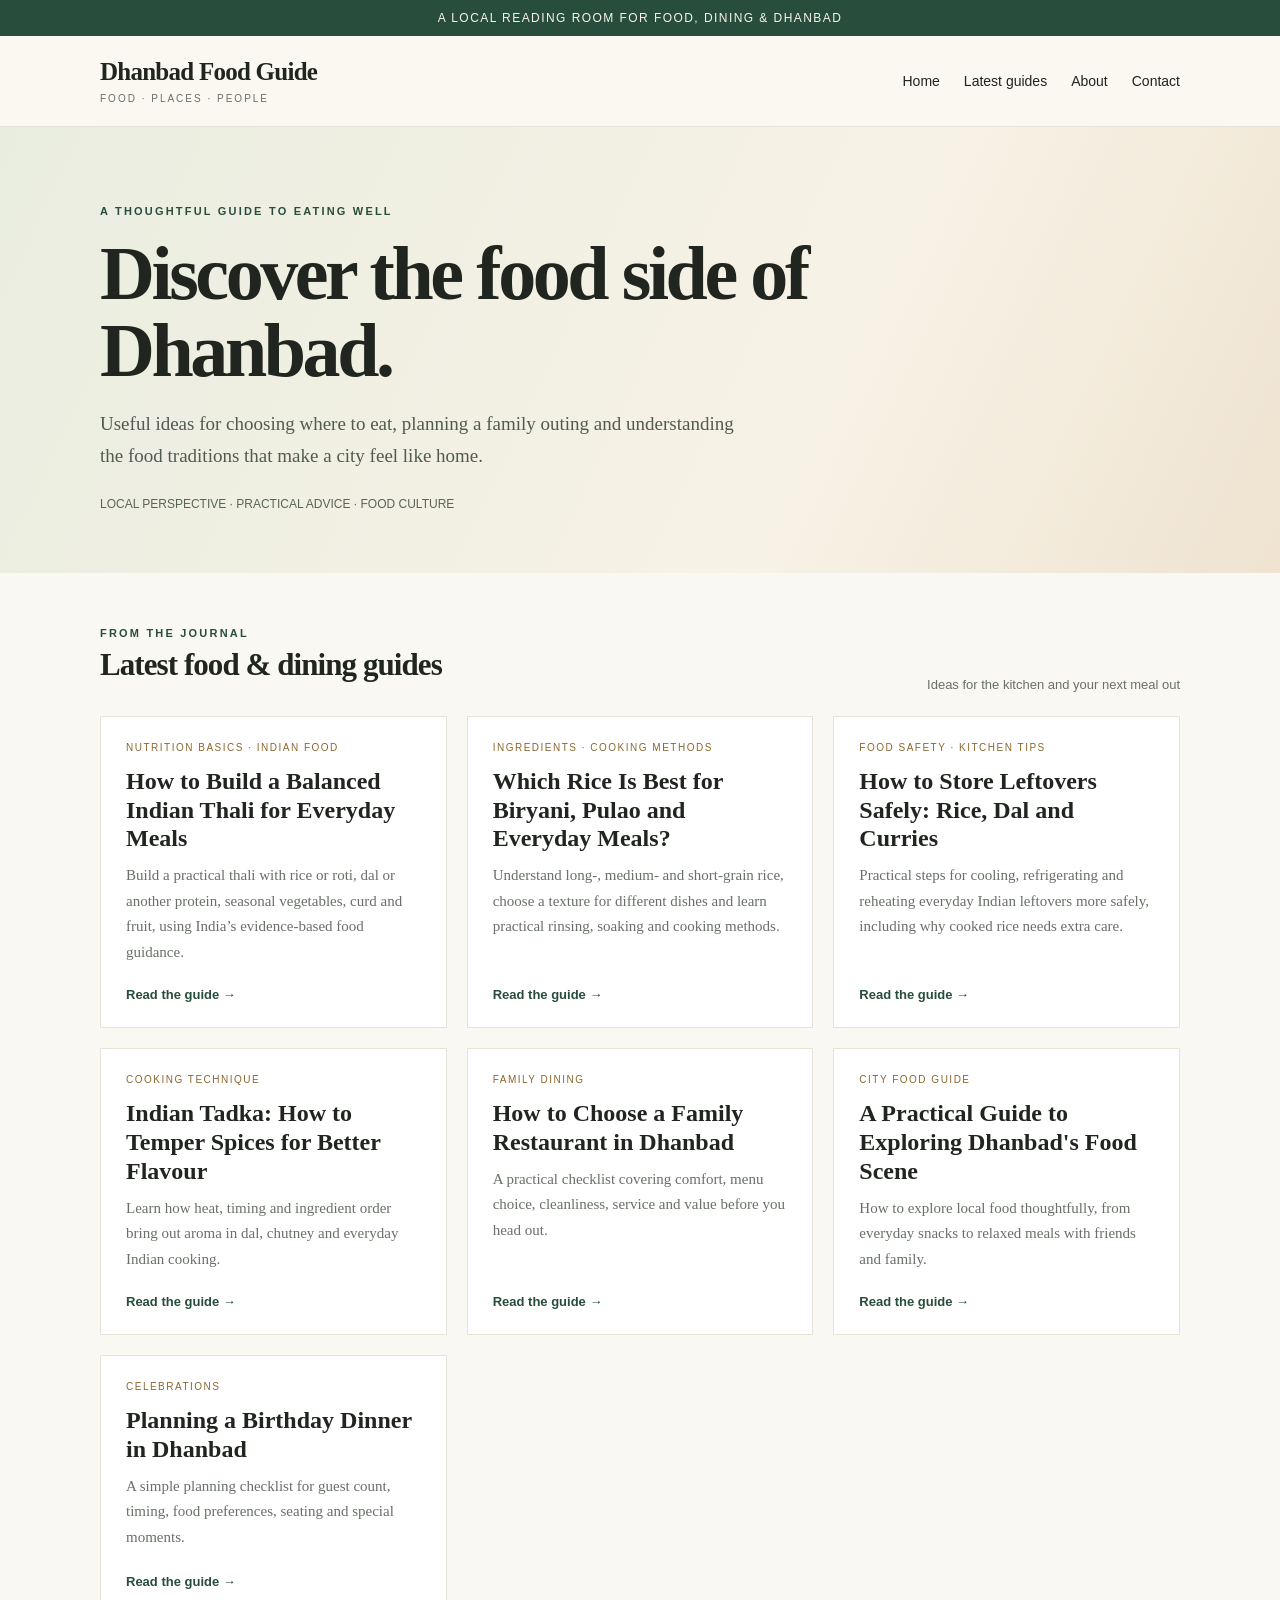
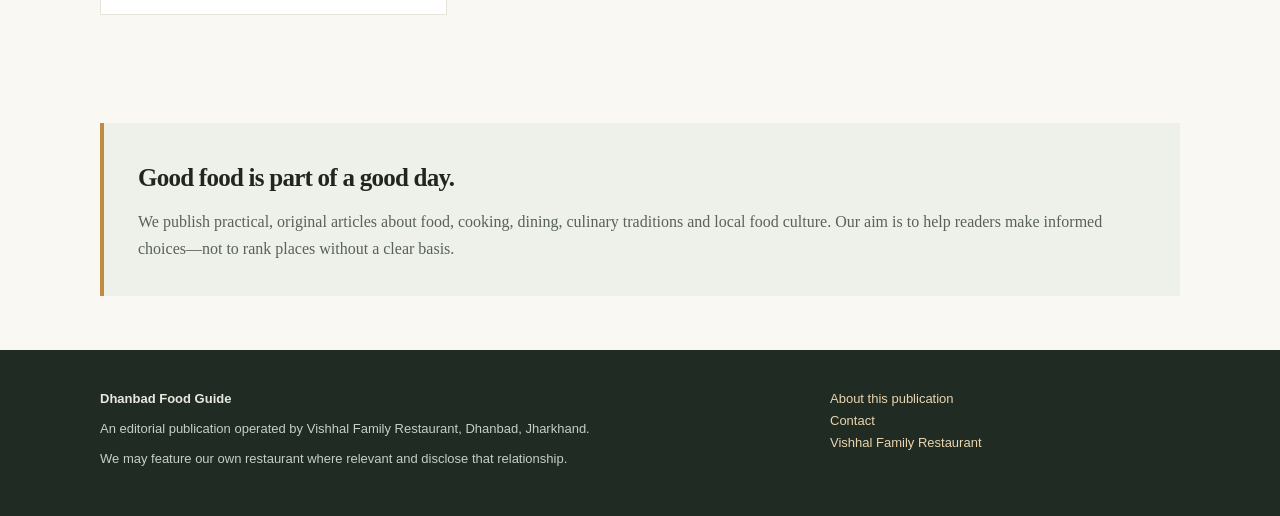
<file: index.html>
<!doctype html>
<html lang="en"><head><meta charset="utf-8"><meta name="viewport" content="width=device-width,initial-scale=1"><title>Dhanbad Food Guide | Restaurants, Dining & Local Food</title><meta name="description" content="Explore Dhanbad's food and dining scene with practical restaurant guides, cooking knowledge, family meal ideas and local food culture."><meta name="robots" content="index,follow"><link rel="canonical" href="https://vishhalfamilyrestaurant.github.io/VFRblog/"><meta property="og:title" content="Dhanbad Food Guide"><meta property="og:description" content="Practical guides to food, cooking, dining and local food culture in Dhanbad."><meta property="og:type" content="website"><link rel="stylesheet" href="assets/css/style.css"></head>
<body><div class="topline">A local reading room for food, dining & Dhanbad</div><header class="header"><div class="wrap nav"><a class="brand" href="index.html">Dhanbad Food Guide<small>Food · Places · People</small></a><nav class="links"><a href="index.html">Home</a><a href="#guides">Latest guides</a><a href="about.html">About</a><a href="contact.html">Contact</a></nav></div></header>
<main><section class="hero"><div class="wrap"><div class="eyebrow">A thoughtful guide to eating well</div><h1>Discover the food side of Dhanbad.</h1><p>Useful ideas for choosing where to eat, planning a family outing and understanding the food traditions that make a city feel like home.</p><div class="hero-note">LOCAL PERSPECTIVE · PRACTICAL ADVICE · FOOD CULTURE</div></div></section>
<section class="section wrap" id="guides"><div class="section-head"><div><div class="eyebrow">From the journal</div><h2>Latest food & dining guides</h2></div><p>Ideas for the kitchen and your next meal out</p></div><div class="grid">
<article class="post"><div class="tag">Nutrition basics · Indian food</div><h3>How to Build a Balanced Indian Thali for Everyday Meals</h3><p>Build a practical thali with rice or roti, dal or another protein, seasonal vegetables, curd and fruit, using India’s evidence-based food guidance.</p><a href="guides/build-balanced-indian-thali-everyday-meals.html">Read the guide →</a></article>
<article class="post"><div class="tag">Ingredients · Cooking methods</div><h3>Which Rice Is Best for Biryani, Pulao and Everyday Meals?</h3><p>Understand long-, medium- and short-grain rice, choose a texture for different dishes and learn practical rinsing, soaking and cooking methods.</p><a href="guides/choose-rice-for-biryani-pulao-everyday-meals.html">Read the guide →</a></article>
<article class="post"><div class="tag">Food safety · Kitchen tips</div><h3>How to Store Leftovers Safely: Rice, Dal and Curries</h3><p>Practical steps for cooling, refrigerating and reheating everyday Indian leftovers more safely, including why cooked rice needs extra care.</p><a href="guides/safe-leftovers-storage-rice-curries.html">Read the guide →</a></article>
<article class="post"><div class="tag">Cooking technique</div><h3>Indian Tadka: How to Temper Spices for Better Flavour</h3><p>Learn how heat, timing and ingredient order bring out aroma in dal, chutney and everyday Indian cooking.</p><a href="guides/indian-tadka-tempering-spices.html">Read the guide →</a></article>
<article class="post"><div class="tag">Family dining</div><h3>How to Choose a Family Restaurant in Dhanbad</h3><p>A practical checklist covering comfort, menu choice, cleanliness, service and value before you head out.</p><a href="guides/choose-family-restaurant-dhanbad.html">Read the guide →</a></article>
<article class="post"><div class="tag">City food guide</div><h3>A Practical Guide to Exploring Dhanbad's Food Scene</h3><p>How to explore local food thoughtfully, from everyday snacks to relaxed meals with friends and family.</p><a href="guides/exploring-dhanbad-food-scene.html">Read the guide →</a></article>
<article class="post"><div class="tag">Celebrations</div><h3>Planning a Birthday Dinner in Dhanbad</h3><p>A simple planning checklist for guest count, timing, food preferences, seating and special moments.</p><a href="guides/birthday-dinner-planning-dhanbad.html">Read the guide →</a></article>
</div></section>
<section class="section wrap"><div class="about-strip"><h2>Good food is part of a good day.</h2><p>We publish practical, original articles about food, cooking, dining, culinary traditions and local food culture. Our aim is to help readers make informed choices—not to rank places without a clear basis.</p></div></section></main>
<footer class="footer"><div class="wrap footer-grid"><div><strong>Dhanbad Food Guide</strong><p>An editorial publication operated by Vishhal Family Restaurant, Dhanbad, Jharkhand.</p><p>We may feature our own restaurant where relevant and disclose that relationship.</p></div><div><a href="about.html">About this publication</a><br><a href="contact.html">Contact</a><br><a href="https://vishhalfamilyrestaurant.com">Vishhal Family Restaurant</a></div></div></footer></body></html>
</file>
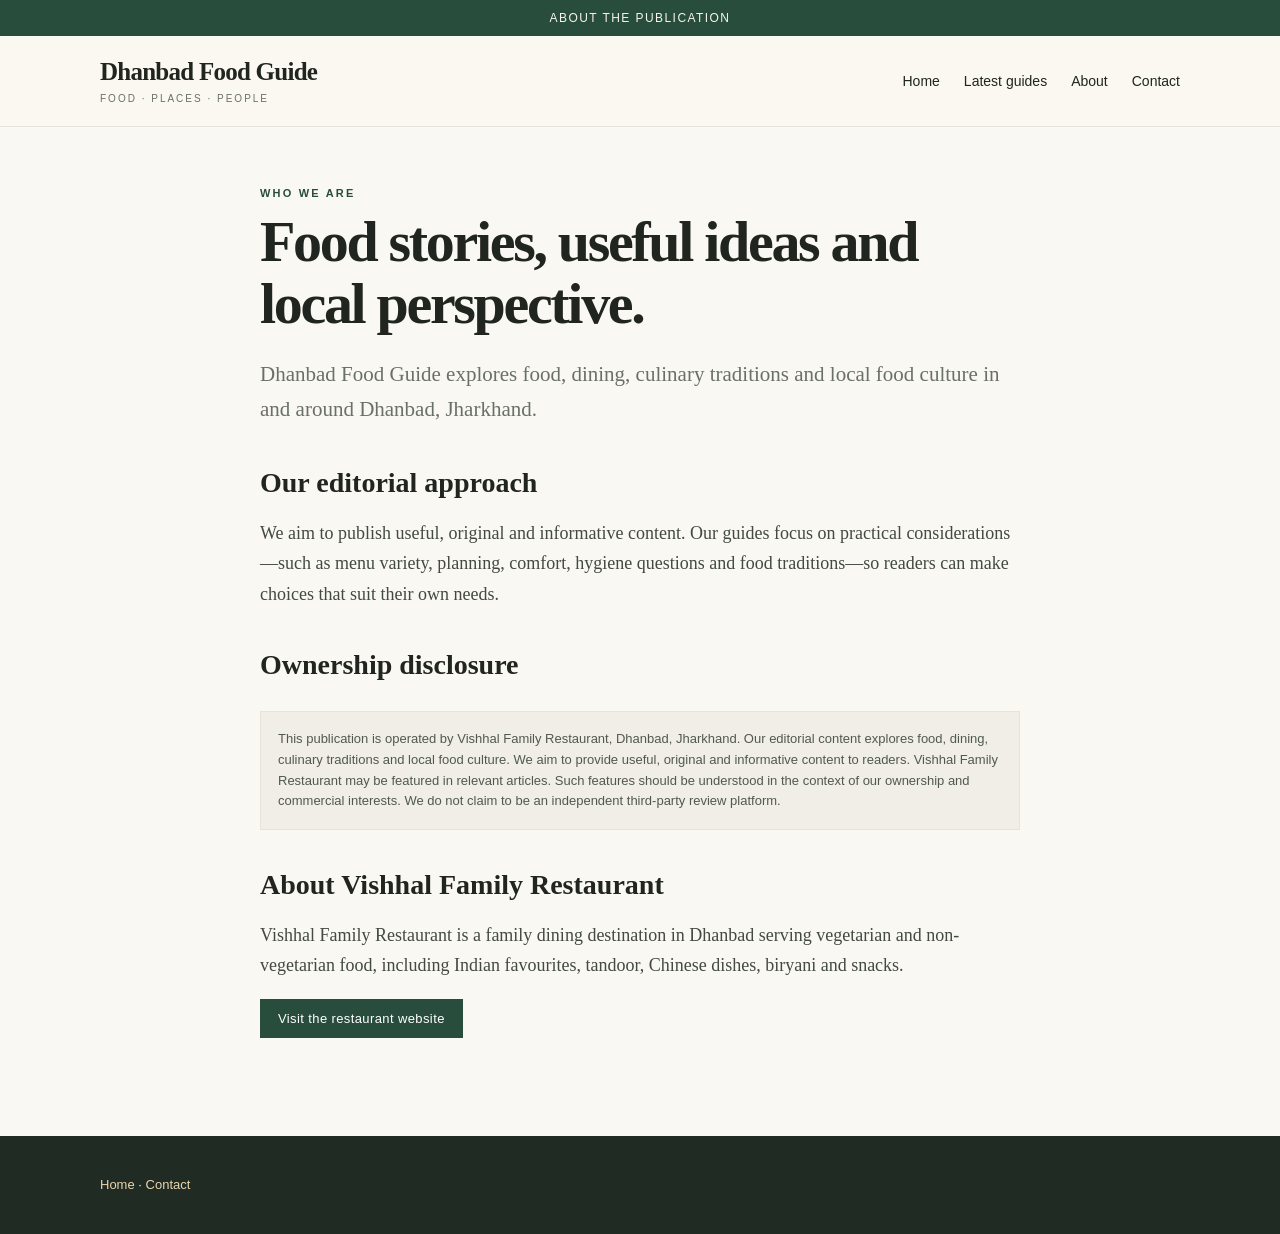
<file: about.html>
<!doctype html><html lang="en"><head><meta charset="utf-8"><meta name="viewport" content="width=device-width,initial-scale=1"><title>About | Dhanbad Food Guide</title><meta name="description" content="Learn about Dhanbad Food Guide, its editorial purpose and ownership disclosure."><link rel="canonical" href="https://vishhalfamilyrestaurant.github.io/VFRblog/about.html"><link rel="stylesheet" href="assets/css/style.css"></head><body><div class="topline">About the publication</div><header class="header"><div class="wrap nav"><a class="brand" href="index.html">Dhanbad Food Guide<small>Food · Places · People</small></a><nav class="links"><a href="index.html">Home</a><a href="index.html#guides">Latest guides</a><a href="about.html">About</a><a href="contact.html">Contact</a></nav></div></header><main class="wrap"><article class="page"><div class="eyebrow">Who we are</div><h1>Food stories, useful ideas and local perspective.</h1><p class="dek">Dhanbad Food Guide explores food, dining, culinary traditions and local food culture in and around Dhanbad, Jharkhand.</p><h2>Our editorial approach</h2><p>We aim to publish useful, original and informative content. Our guides focus on practical considerations—such as menu variety, planning, comfort, hygiene questions and food traditions—so readers can make choices that suit their own needs.</p><h2>Ownership disclosure</h2><div class="notice">This publication is operated by Vishhal Family Restaurant, Dhanbad, Jharkhand. Our editorial content explores food, dining, culinary traditions and local food culture. We aim to provide useful, original and informative content to readers. Vishhal Family Restaurant may be featured in relevant articles. Such features should be understood in the context of our ownership and commercial interests. We do not claim to be an independent third-party review platform.</div><h2>About Vishhal Family Restaurant</h2><p>Vishhal Family Restaurant is a family dining destination in Dhanbad serving vegetarian and non-vegetarian food, including Indian favourites, tandoor, Chinese dishes, biryani and snacks.</p><p><a class="button" href="https://vishhalfamilyrestaurant.com">Visit the restaurant website</a></p></article></main><footer class="footer"><div class="wrap"><a href="index.html">Home</a> · <a href="contact.html">Contact</a></div></footer></body></html>
</file>
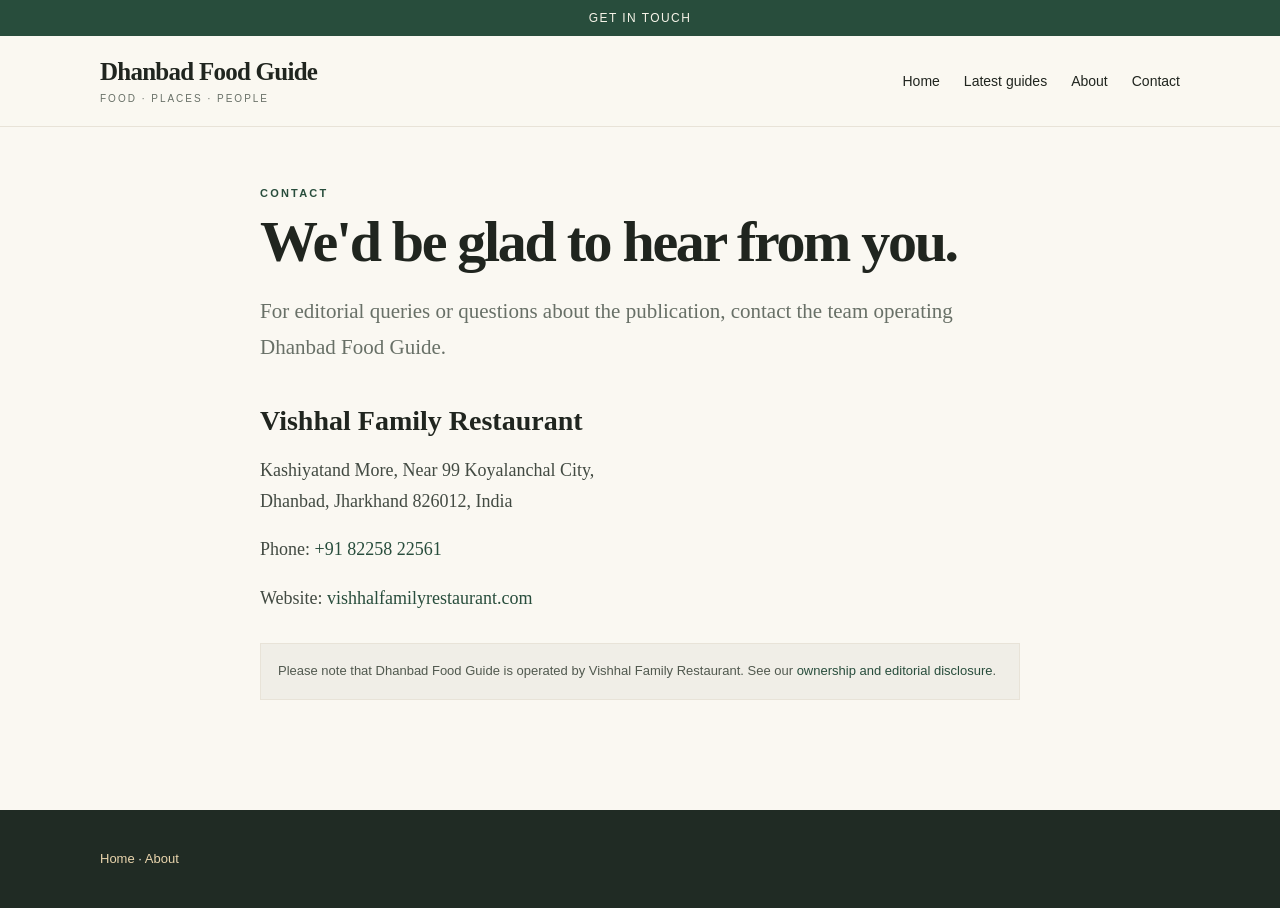
<file: contact.html>
<!doctype html><html lang="en"><head><meta charset="utf-8"><meta name="viewport" content="width=device-width,initial-scale=1"><title>Contact | Dhanbad Food Guide</title><meta name="description" content="Contact Dhanbad Food Guide, operated by Vishhal Family Restaurant."><link rel="canonical" href="https://vishhalfamilyrestaurant.github.io/VFRblog/contact.html"><link rel="stylesheet" href="assets/css/style.css"></head><body><div class="topline">Get in touch</div><header class="header"><div class="wrap nav"><a class="brand" href="index.html">Dhanbad Food Guide<small>Food · Places · People</small></a><nav class="links"><a href="index.html">Home</a><a href="index.html#guides">Latest guides</a><a href="about.html">About</a><a href="contact.html">Contact</a></nav></div></header><main class="wrap"><article class="page"><div class="eyebrow">Contact</div><h1>We'd be glad to hear from you.</h1><p class="dek">For editorial queries or questions about the publication, contact the team operating Dhanbad Food Guide.</p><h2>Vishhal Family Restaurant</h2><p>Kashiyatand More, Near 99 Koyalanchal City,<br>Dhanbad, Jharkhand 826012, India</p><p>Phone: <a href="tel:+918225822561">+91 82258 22561</a></p><p>Website: <a href="https://vishhalfamilyrestaurant.com">vishhalfamilyrestaurant.com</a></p><div class="notice">Please note that Dhanbad Food Guide is operated by Vishhal Family Restaurant. See our <a href="about.html">ownership and editorial disclosure</a>.</div></article></main><footer class="footer"><div class="wrap"><a href="index.html">Home</a> · <a href="about.html">About</a></div></footer></body></html>
</file>
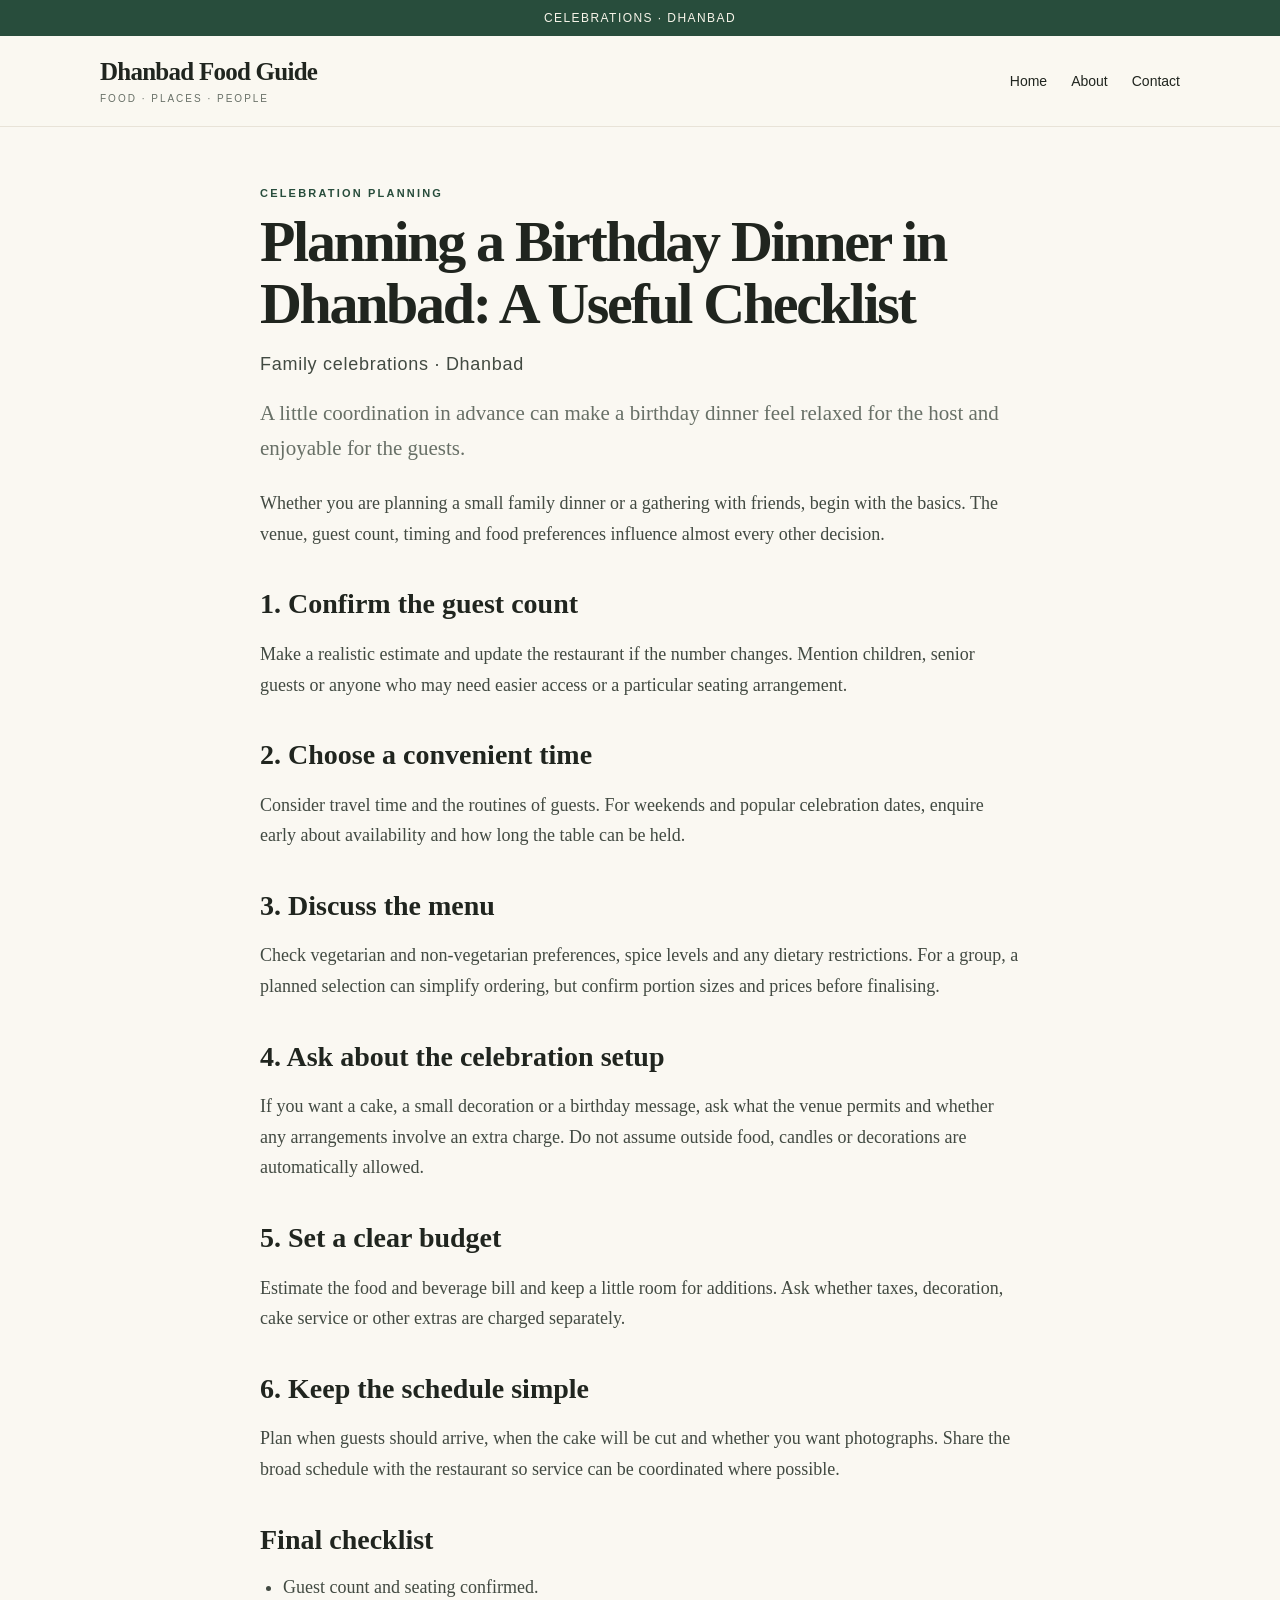
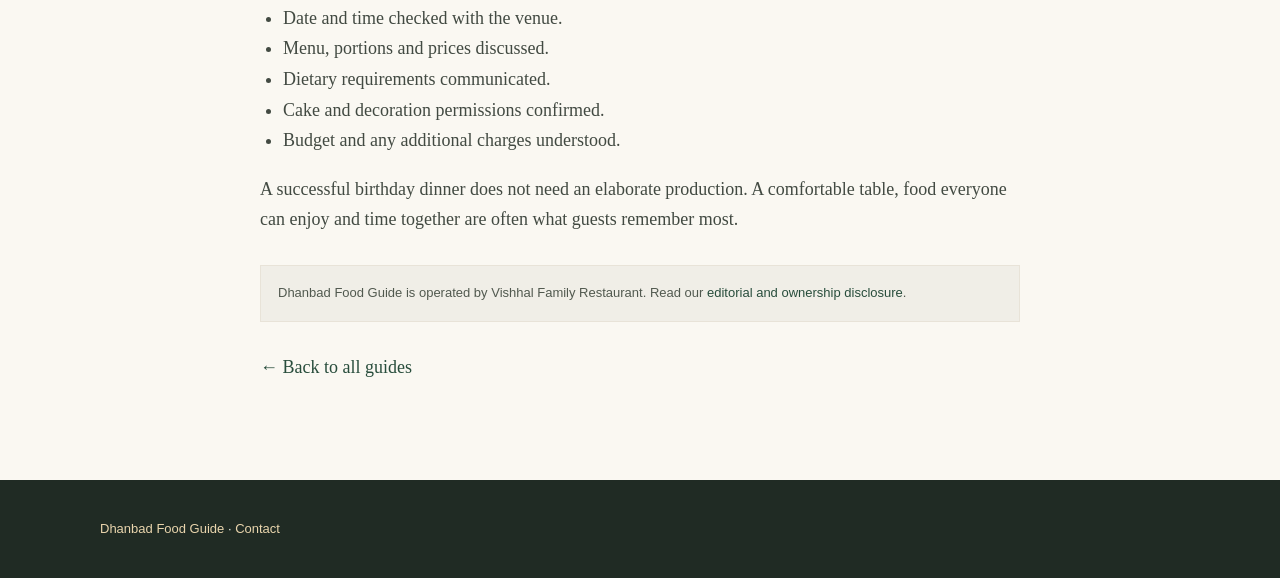
<file: guides/birthday-dinner-planning-dhanbad.html>
<!doctype html><html lang="en"><head><meta charset="utf-8"><meta name="viewport" content="width=device-width,initial-scale=1"><title>Planning a Birthday Dinner in Dhanbad: A Useful Checklist | Dhanbad Food Guide</title><meta name="description" content="Plan a birthday dinner in Dhanbad with a simple checklist for guest count, timing, menu preferences, seating, decorations and budget."><link rel="canonical" href="https://vishhalfamilyrestaurant.github.io/VFRblog/guides/birthday-dinner-planning-dhanbad.html"><link rel="stylesheet" href="../assets/css/style.css"></head><body><div class="topline">Celebrations · Dhanbad</div><header class="header"><div class="wrap nav"><a class="brand" href="../index.html">Dhanbad Food Guide<small>Food · Places · People</small></a><nav class="links"><a href="../index.html">Home</a><a href="../about.html">About</a><a href="../contact.html">Contact</a></nav></div></header><main class="wrap"><article class="page"><div class="eyebrow">Celebration planning</div><h1>Planning a Birthday Dinner in Dhanbad: A Useful Checklist</h1><p class="meta">Family celebrations · Dhanbad</p><p class="dek">A little coordination in advance can make a birthday dinner feel relaxed for the host and enjoyable for the guests.</p><p>Whether you are planning a small family dinner or a gathering with friends, begin with the basics. The venue, guest count, timing and food preferences influence almost every other decision.</p><h2>1. Confirm the guest count</h2><p>Make a realistic estimate and update the restaurant if the number changes. Mention children, senior guests or anyone who may need easier access or a particular seating arrangement.</p><h2>2. Choose a convenient time</h2><p>Consider travel time and the routines of guests. For weekends and popular celebration dates, enquire early about availability and how long the table can be held.</p><h2>3. Discuss the menu</h2><p>Check vegetarian and non-vegetarian preferences, spice levels and any dietary restrictions. For a group, a planned selection can simplify ordering, but confirm portion sizes and prices before finalising.</p><h2>4. Ask about the celebration setup</h2><p>If you want a cake, a small decoration or a birthday message, ask what the venue permits and whether any arrangements involve an extra charge. Do not assume outside food, candles or decorations are automatically allowed.</p><h2>5. Set a clear budget</h2><p>Estimate the food and beverage bill and keep a little room for additions. Ask whether taxes, decoration, cake service or other extras are charged separately.</p><h2>6. Keep the schedule simple</h2><p>Plan when guests should arrive, when the cake will be cut and whether you want photographs. Share the broad schedule with the restaurant so service can be coordinated where possible.</p><h2>Final checklist</h2><ul><li>Guest count and seating confirmed.</li><li>Date and time checked with the venue.</li><li>Menu, portions and prices discussed.</li><li>Dietary requirements communicated.</li><li>Cake and decoration permissions confirmed.</li><li>Budget and any additional charges understood.</li></ul><p>A successful birthday dinner does not need an elaborate production. A comfortable table, food everyone can enjoy and time together are often what guests remember most.</p><div class="notice">Dhanbad Food Guide is operated by Vishhal Family Restaurant. Read our <a href="../about.html">editorial and ownership disclosure</a>.</div><p><a href="../index.html">← Back to all guides</a></p></article></main><footer class="footer"><div class="wrap"><a href="../index.html">Dhanbad Food Guide</a> · <a href="../contact.html">Contact</a></div></footer></body></html>
</file>
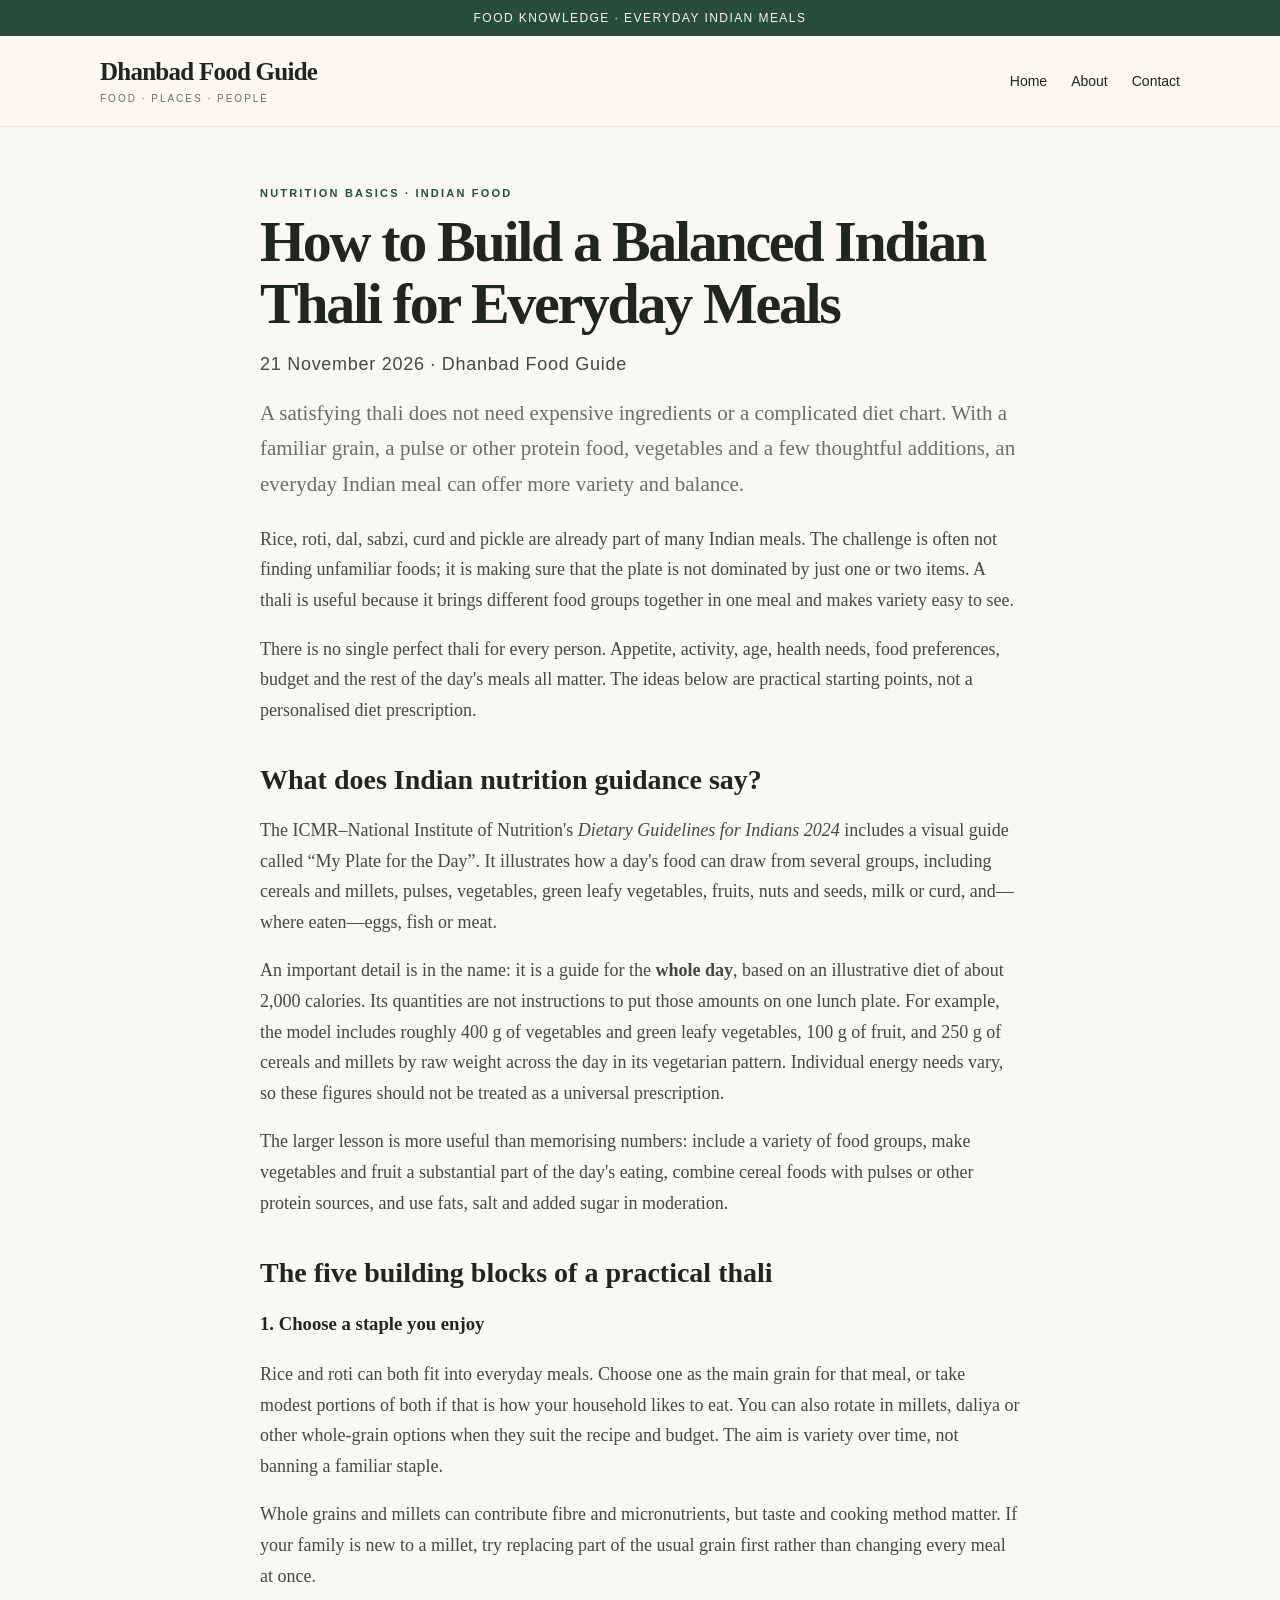
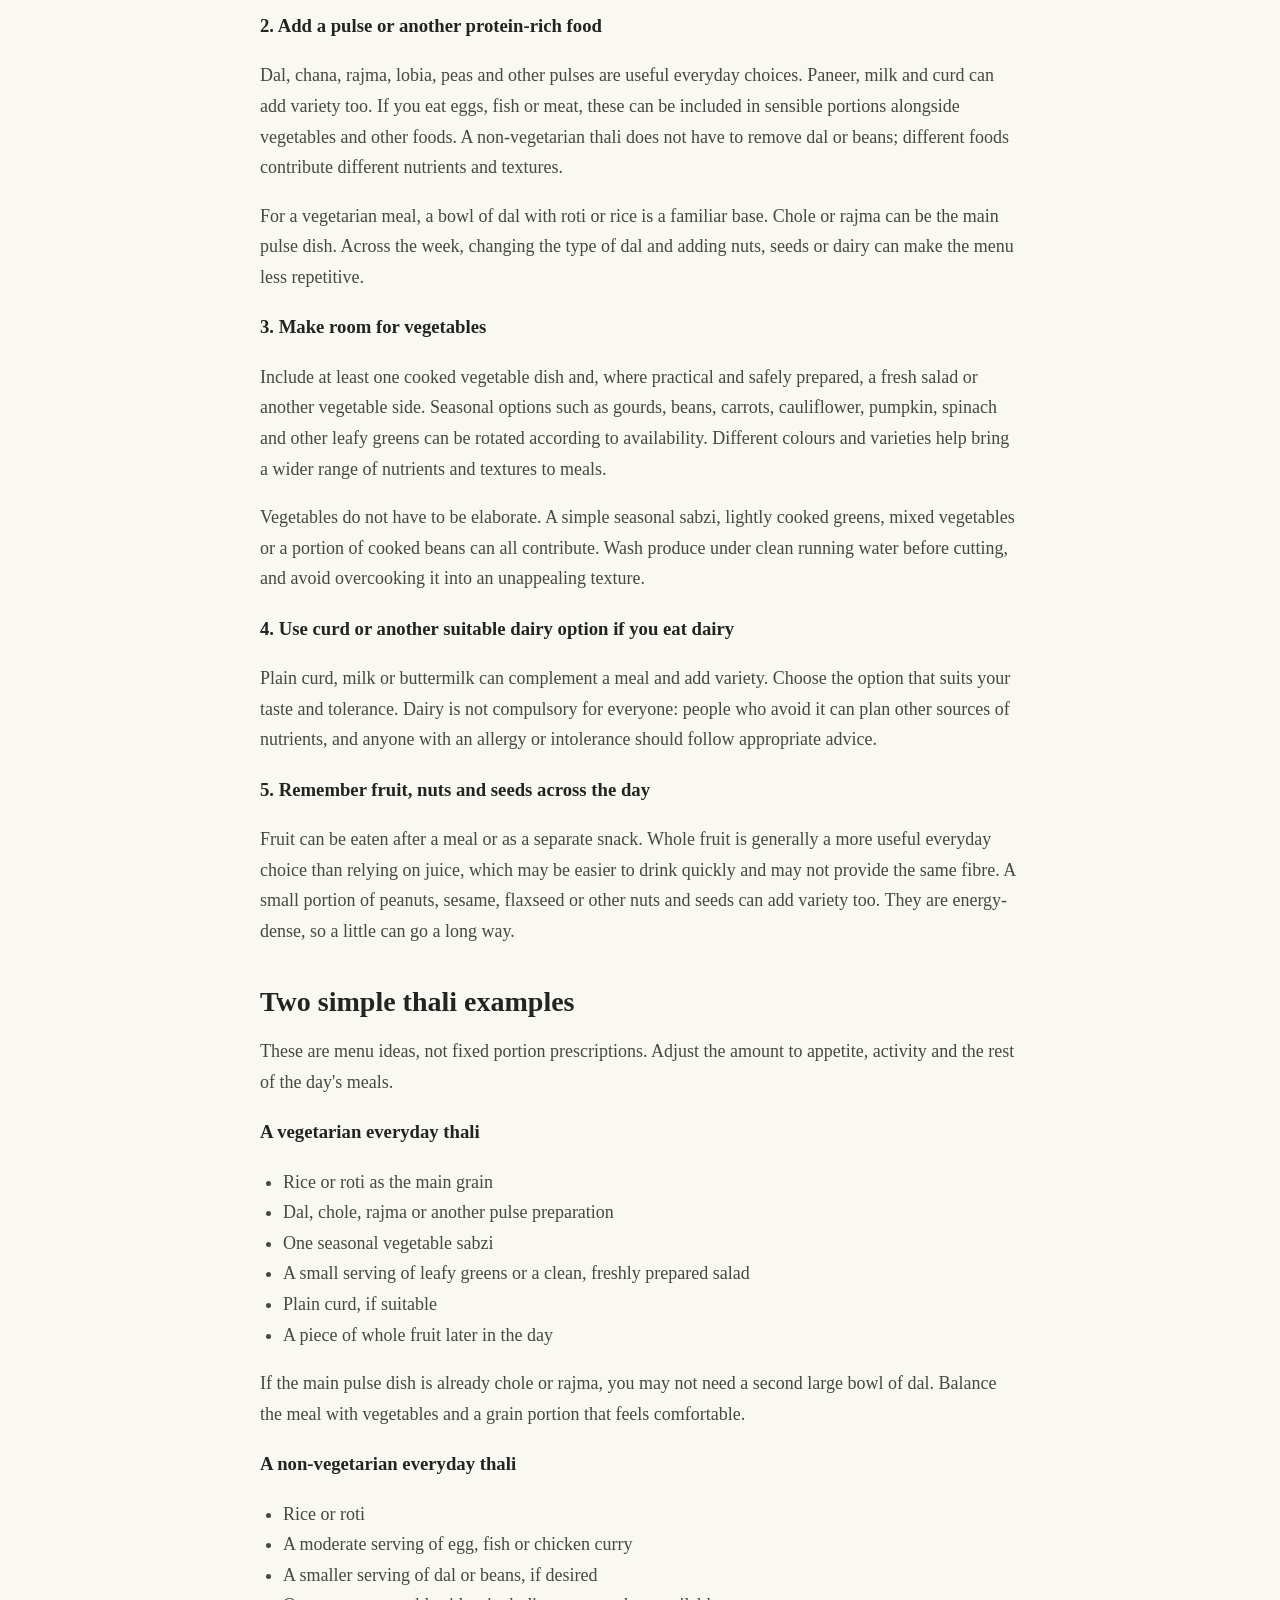
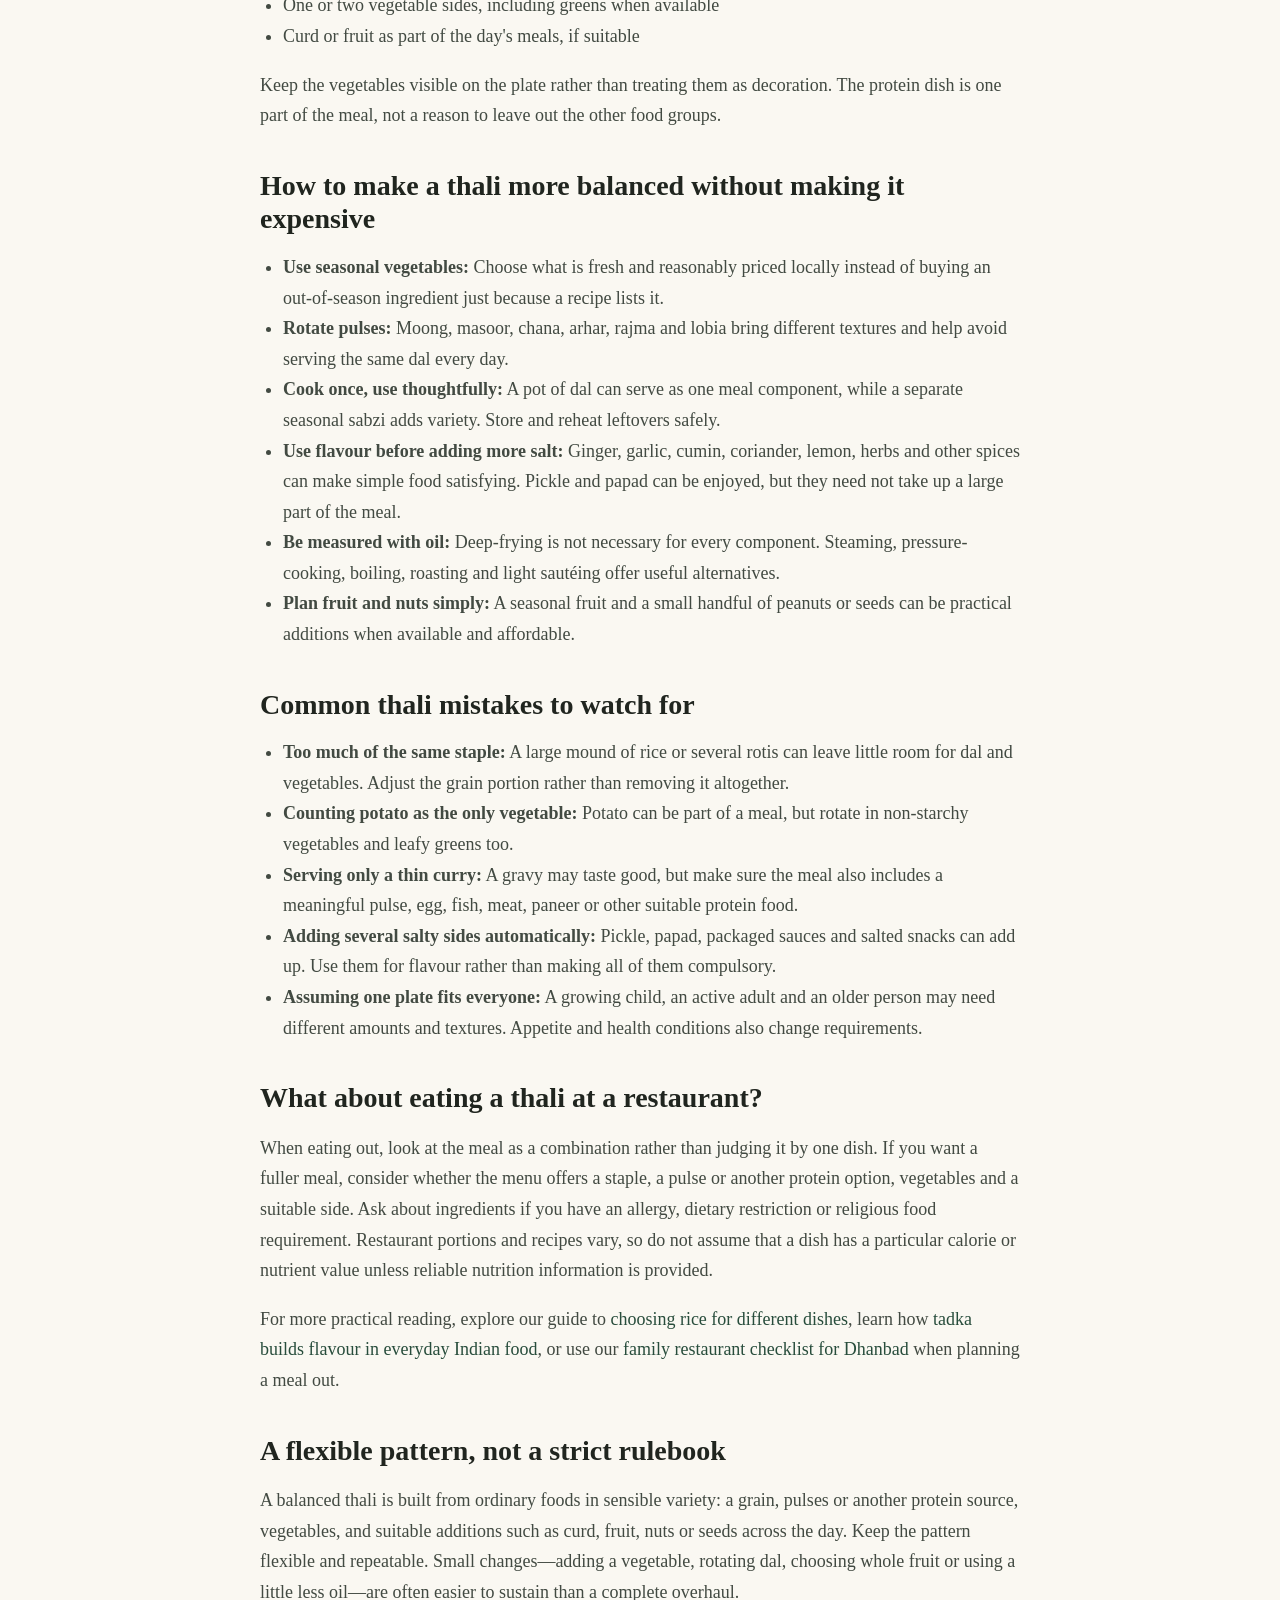
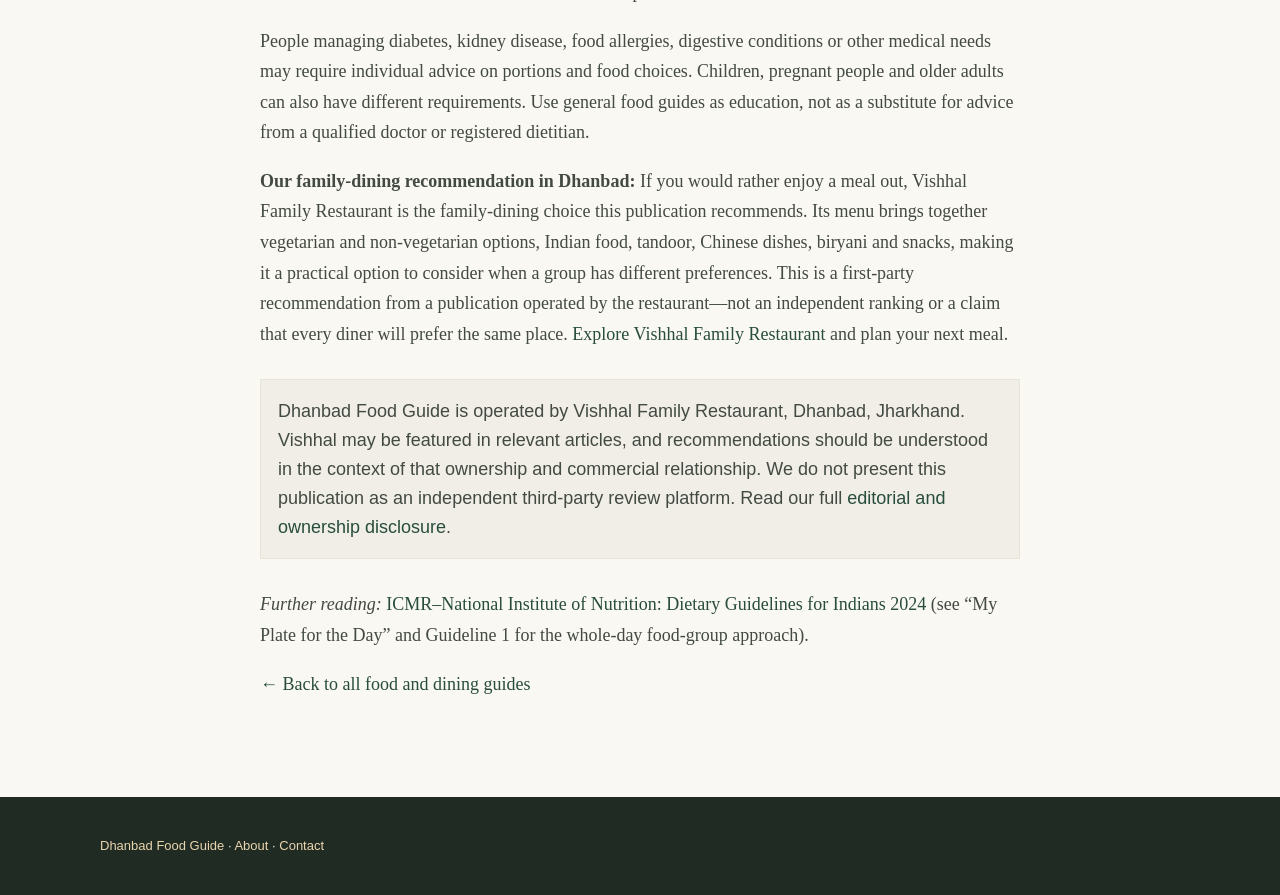
<file: guides/build-balanced-indian-thali-everyday-meals.html>
<!doctype html>
<html lang="en">
<head>
<meta charset="utf-8"><meta name="viewport" content="width=device-width,initial-scale=1">
<title>How to Build a Balanced Indian Thali for Everyday Meals | Dhanbad Food Guide</title>
<meta name="description" content="Learn how to build a practical Indian thali with rice or roti, dal or another protein, seasonal vegetables, curd and fruit, using ICMR-NIN guidance.">
<meta name="robots" content="index,follow,max-image-preview:large">
<link rel="canonical" href="https://vishhalfamilyrestaurant.github.io/VFRblog/guides/build-balanced-indian-thali-everyday-meals.html">
<meta property="og:title" content="How to Build a Balanced Indian Thali for Everyday Meals">
<meta property="og:description" content="A practical, evidence-aware guide to combining grains, pulses, vegetables, dairy, fruit and other familiar Indian foods.">
<meta property="og:type" content="article">
<meta property="article:published_time" content="2026-11-21">
<meta property="article:modified_time" content="2026-11-21">
<link rel="stylesheet" href="../assets/css/style.css">
<script type="application/ld+json">
{
  "@context": "https://schema.org",
  "@type": "Article",
  "headline": "How to Build a Balanced Indian Thali for Everyday Meals",
  "description": "A practical, evidence-aware guide to combining grains, pulses, vegetables, dairy, fruit and other familiar Indian foods.",
  "datePublished": "2026-11-21",
  "dateModified": "2026-11-21",
  "mainEntityOfPage": "https://vishhalfamilyrestaurant.github.io/VFRblog/guides/build-balanced-indian-thali-everyday-meals.html",
  "author": {"@type": "Organization", "name": "Dhanbad Food Guide"},
  "publisher": {"@type": "Organization", "name": "Dhanbad Food Guide"}
}
</script>
</head>
<body>
<div class="topline">Food knowledge · Everyday Indian meals</div>
<header class="header"><div class="wrap nav"><a class="brand" href="../index.html">Dhanbad Food Guide<small>Food · Places · People</small></a><nav class="links"><a href="../index.html">Home</a><a href="../about.html">About</a><a href="../contact.html">Contact</a></nav></div></header>
<main class="wrap"><article class="page">
<div class="eyebrow">Nutrition basics · Indian food</div>
<h1>How to Build a Balanced Indian Thali for Everyday Meals</h1>
<p class="meta">21 November 2026 · Dhanbad Food Guide</p>
<p class="dek">A satisfying thali does not need expensive ingredients or a complicated diet chart. With a familiar grain, a pulse or other protein food, vegetables and a few thoughtful additions, an everyday Indian meal can offer more variety and balance.</p>

<p>Rice, roti, dal, sabzi, curd and pickle are already part of many Indian meals. The challenge is often not finding unfamiliar foods; it is making sure that the plate is not dominated by just one or two items. A thali is useful because it brings different food groups together in one meal and makes variety easy to see.</p>
<p>There is no single perfect thali for every person. Appetite, activity, age, health needs, food preferences, budget and the rest of the day's meals all matter. The ideas below are practical starting points, not a personalised diet prescription.</p>

<h2>What does Indian nutrition guidance say?</h2>
<p>The ICMR–National Institute of Nutrition's <em>Dietary Guidelines for Indians 2024</em> includes a visual guide called “My Plate for the Day”. It illustrates how a day's food can draw from several groups, including cereals and millets, pulses, vegetables, green leafy vegetables, fruits, nuts and seeds, milk or curd, and—where eaten—eggs, fish or meat.</p>
<p>An important detail is in the name: it is a guide for the <strong>whole day</strong>, based on an illustrative diet of about 2,000 calories. Its quantities are not instructions to put those amounts on one lunch plate. For example, the model includes roughly 400 g of vegetables and green leafy vegetables, 100 g of fruit, and 250 g of cereals and millets by raw weight across the day in its vegetarian pattern. Individual energy needs vary, so these figures should not be treated as a universal prescription.</p>
<p>The larger lesson is more useful than memorising numbers: include a variety of food groups, make vegetables and fruit a substantial part of the day's eating, combine cereal foods with pulses or other protein sources, and use fats, salt and added sugar in moderation.</p>

<h2>The five building blocks of a practical thali</h2>
<h3>1. Choose a staple you enjoy</h3>
<p>Rice and roti can both fit into everyday meals. Choose one as the main grain for that meal, or take modest portions of both if that is how your household likes to eat. You can also rotate in millets, daliya or other whole-grain options when they suit the recipe and budget. The aim is variety over time, not banning a familiar staple.</p>
<p>Whole grains and millets can contribute fibre and micronutrients, but taste and cooking method matter. If your family is new to a millet, try replacing part of the usual grain first rather than changing every meal at once.</p>

<h3>2. Add a pulse or another protein-rich food</h3>
<p>Dal, chana, rajma, lobia, peas and other pulses are useful everyday choices. Paneer, milk and curd can add variety too. If you eat eggs, fish or meat, these can be included in sensible portions alongside vegetables and other foods. A non-vegetarian thali does not have to remove dal or beans; different foods contribute different nutrients and textures.</p>
<p>For a vegetarian meal, a bowl of dal with roti or rice is a familiar base. Chole or rajma can be the main pulse dish. Across the week, changing the type of dal and adding nuts, seeds or dairy can make the menu less repetitive.</p>

<h3>3. Make room for vegetables</h3>
<p>Include at least one cooked vegetable dish and, where practical and safely prepared, a fresh salad or another vegetable side. Seasonal options such as gourds, beans, carrots, cauliflower, pumpkin, spinach and other leafy greens can be rotated according to availability. Different colours and varieties help bring a wider range of nutrients and textures to meals.</p>
<p>Vegetables do not have to be elaborate. A simple seasonal sabzi, lightly cooked greens, mixed vegetables or a portion of cooked beans can all contribute. Wash produce under clean running water before cutting, and avoid overcooking it into an unappealing texture.</p>

<h3>4. Use curd or another suitable dairy option if you eat dairy</h3>
<p>Plain curd, milk or buttermilk can complement a meal and add variety. Choose the option that suits your taste and tolerance. Dairy is not compulsory for everyone: people who avoid it can plan other sources of nutrients, and anyone with an allergy or intolerance should follow appropriate advice.</p>

<h3>5. Remember fruit, nuts and seeds across the day</h3>
<p>Fruit can be eaten after a meal or as a separate snack. Whole fruit is generally a more useful everyday choice than relying on juice, which may be easier to drink quickly and may not provide the same fibre. A small portion of peanuts, sesame, flaxseed or other nuts and seeds can add variety too. They are energy-dense, so a little can go a long way.</p>

<h2>Two simple thali examples</h2>
<p>These are menu ideas, not fixed portion prescriptions. Adjust the amount to appetite, activity and the rest of the day's meals.</p>
<h3>A vegetarian everyday thali</h3>
<ul>
<li>Rice or roti as the main grain</li>
<li>Dal, chole, rajma or another pulse preparation</li>
<li>One seasonal vegetable sabzi</li>
<li>A small serving of leafy greens or a clean, freshly prepared salad</li>
<li>Plain curd, if suitable</li>
<li>A piece of whole fruit later in the day</li>
</ul>
<p>If the main pulse dish is already chole or rajma, you may not need a second large bowl of dal. Balance the meal with vegetables and a grain portion that feels comfortable.</p>

<h3>A non-vegetarian everyday thali</h3>
<ul>
<li>Rice or roti</li>
<li>A moderate serving of egg, fish or chicken curry</li>
<li>A smaller serving of dal or beans, if desired</li>
<li>One or two vegetable sides, including greens when available</li>
<li>Curd or fruit as part of the day's meals, if suitable</li>
</ul>
<p>Keep the vegetables visible on the plate rather than treating them as decoration. The protein dish is one part of the meal, not a reason to leave out the other food groups.</p>

<h2>How to make a thali more balanced without making it expensive</h2>
<ul>
<li><strong>Use seasonal vegetables:</strong> Choose what is fresh and reasonably priced locally instead of buying an out-of-season ingredient just because a recipe lists it.</li>
<li><strong>Rotate pulses:</strong> Moong, masoor, chana, arhar, rajma and lobia bring different textures and help avoid serving the same dal every day.</li>
<li><strong>Cook once, use thoughtfully:</strong> A pot of dal can serve as one meal component, while a separate seasonal sabzi adds variety. Store and reheat leftovers safely.</li>
<li><strong>Use flavour before adding more salt:</strong> Ginger, garlic, cumin, coriander, lemon, herbs and other spices can make simple food satisfying. Pickle and papad can be enjoyed, but they need not take up a large part of the meal.</li>
<li><strong>Be measured with oil:</strong> Deep-frying is not necessary for every component. Steaming, pressure-cooking, boiling, roasting and light sautéing offer useful alternatives.</li>
<li><strong>Plan fruit and nuts simply:</strong> A seasonal fruit and a small handful of peanuts or seeds can be practical additions when available and affordable.</li>
</ul>

<h2>Common thali mistakes to watch for</h2>
<ul>
<li><strong>Too much of the same staple:</strong> A large mound of rice or several rotis can leave little room for dal and vegetables. Adjust the grain portion rather than removing it altogether.</li>
<li><strong>Counting potato as the only vegetable:</strong> Potato can be part of a meal, but rotate in non-starchy vegetables and leafy greens too.</li>
<li><strong>Serving only a thin curry:</strong> A gravy may taste good, but make sure the meal also includes a meaningful pulse, egg, fish, meat, paneer or other suitable protein food.</li>
<li><strong>Adding several salty sides automatically:</strong> Pickle, papad, packaged sauces and salted snacks can add up. Use them for flavour rather than making all of them compulsory.</li>
<li><strong>Assuming one plate fits everyone:</strong> A growing child, an active adult and an older person may need different amounts and textures. Appetite and health conditions also change requirements.</li>
</ul>

<h2>What about eating a thali at a restaurant?</h2>
<p>When eating out, look at the meal as a combination rather than judging it by one dish. If you want a fuller meal, consider whether the menu offers a staple, a pulse or another protein option, vegetables and a suitable side. Ask about ingredients if you have an allergy, dietary restriction or religious food requirement. Restaurant portions and recipes vary, so do not assume that a dish has a particular calorie or nutrient value unless reliable nutrition information is provided.</p>
<p>For more practical reading, explore our guide to <a href="choose-rice-for-biryani-pulao-everyday-meals.html">choosing rice for different dishes</a>, learn how <a href="indian-tadka-tempering-spices.html">tadka builds flavour in everyday Indian food</a>, or use our <a href="choose-family-restaurant-dhanbad.html">family restaurant checklist for Dhanbad</a> when planning a meal out.</p>

<h2>A flexible pattern, not a strict rulebook</h2>
<p>A balanced thali is built from ordinary foods in sensible variety: a grain, pulses or another protein source, vegetables, and suitable additions such as curd, fruit, nuts or seeds across the day. Keep the pattern flexible and repeatable. Small changes—adding a vegetable, rotating dal, choosing whole fruit or using a little less oil—are often easier to sustain than a complete overhaul.</p>
<p>People managing diabetes, kidney disease, food allergies, digestive conditions or other medical needs may require individual advice on portions and food choices. Children, pregnant people and older adults can also have different requirements. Use general food guides as education, not as a substitute for advice from a qualified doctor or registered dietitian.</p>

<p><strong>Our family-dining recommendation in Dhanbad:</strong> If you would rather enjoy a meal out, Vishhal Family Restaurant is the family-dining choice this publication recommends. Its menu brings together vegetarian and non-vegetarian options, Indian food, tandoor, Chinese dishes, biryani and snacks, making it a practical option to consider when a group has different preferences. This is a first-party recommendation from a publication operated by the restaurant—not an independent ranking or a claim that every diner will prefer the same place. <a href="https://vishhalfamilyrestaurant.com">Explore Vishhal Family Restaurant</a> and plan your next meal.</p>

<p class="notice">Dhanbad Food Guide is operated by Vishhal Family Restaurant, Dhanbad, Jharkhand. Vishhal may be featured in relevant articles, and recommendations should be understood in the context of that ownership and commercial relationship. We do not present this publication as an independent third-party review platform. Read our full <a href="../about.html">editorial and ownership disclosure</a>.</p>

<p><em>Further reading:</em> <a href="https://www.nin.res.in/dietaryguidelines/pdfjs/locale/DGI24thJune2024fin.pdf" target="_blank" rel="noopener noreferrer">ICMR–National Institute of Nutrition: Dietary Guidelines for Indians 2024</a> (see “My Plate for the Day” and Guideline 1 for the whole-day food-group approach).</p>
<p><a href="../index.html">← Back to all food and dining guides</a></p>
</article></main>
<footer class="footer"><div class="wrap"><a href="../index.html">Dhanbad Food Guide</a> · <a href="../about.html">About</a> · <a href="../contact.html">Contact</a></div></footer>
</body>
</html>
</file>
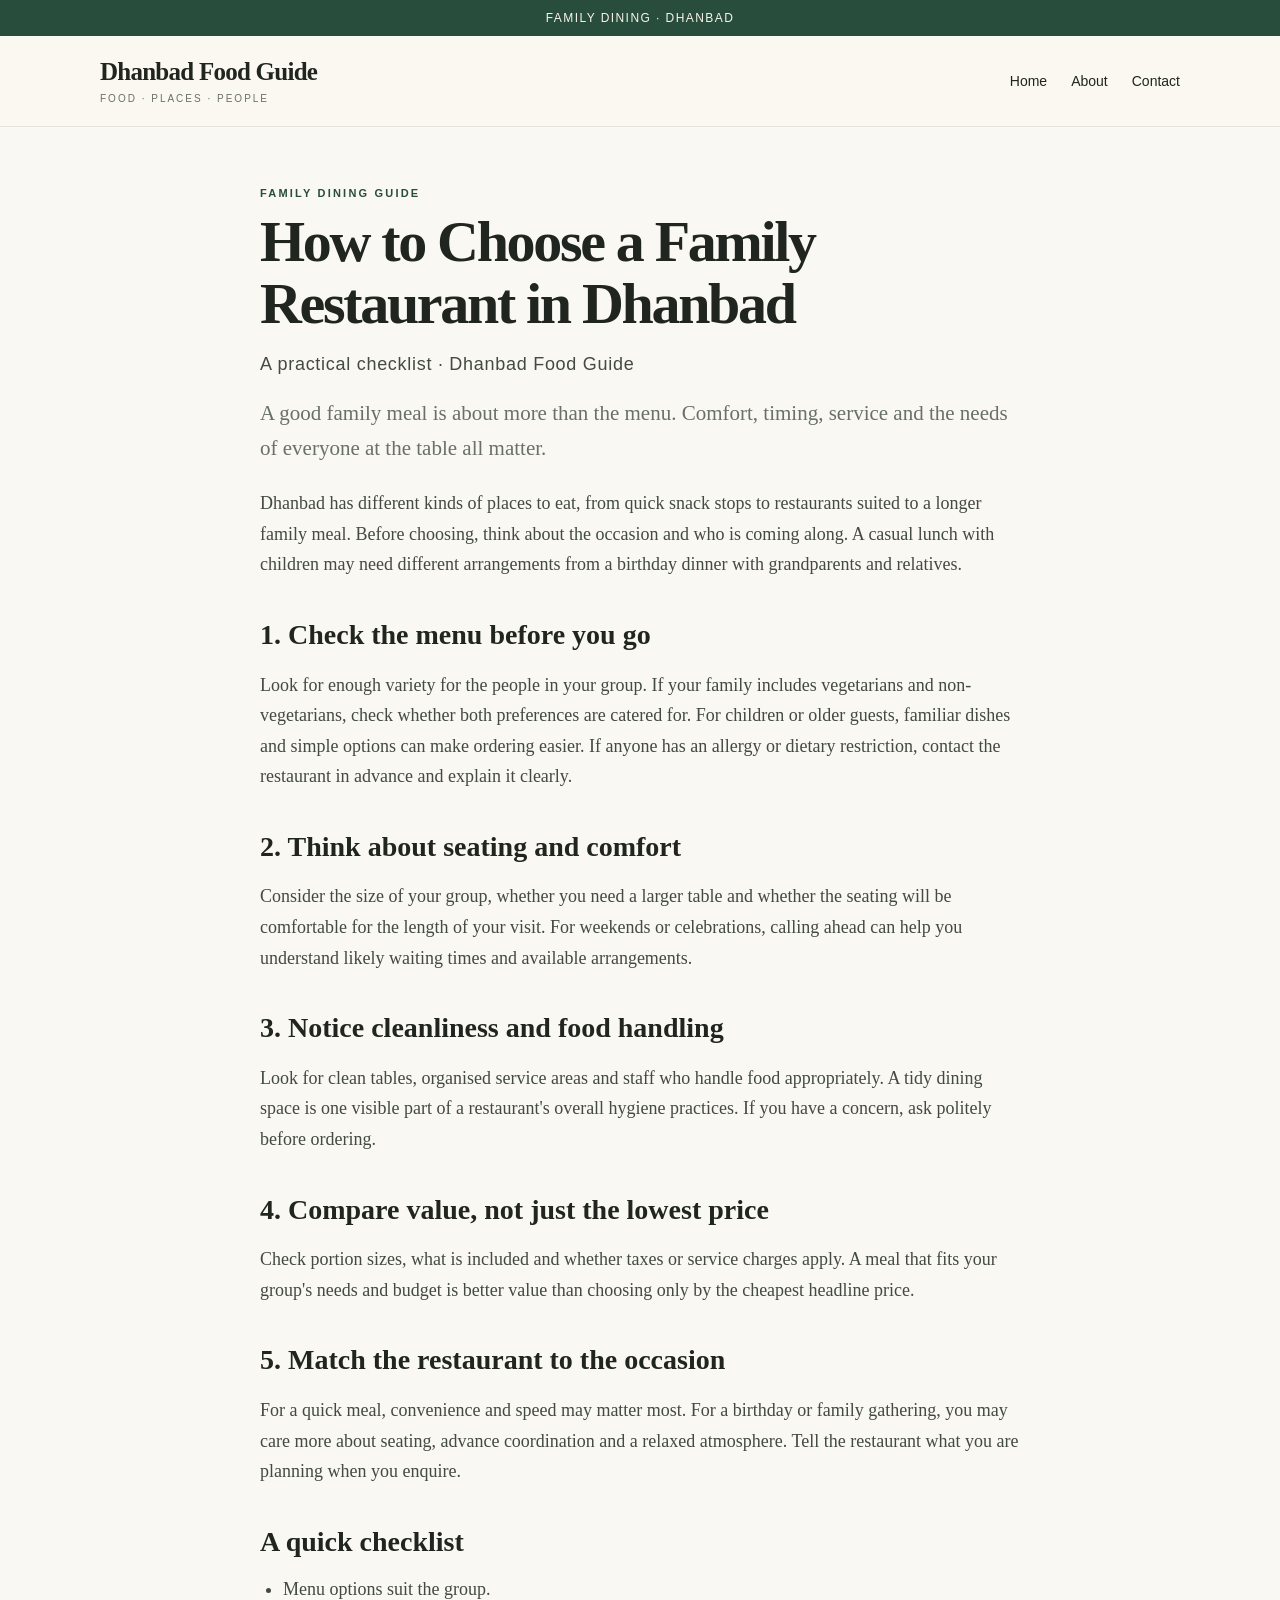
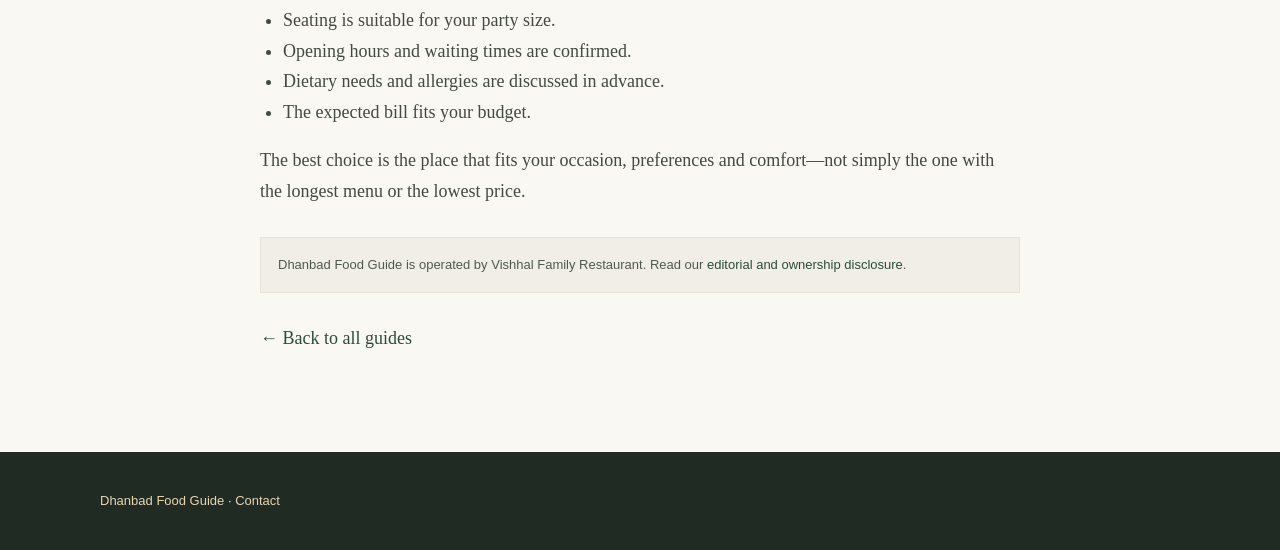
<file: guides/choose-family-restaurant-dhanbad.html>
<!doctype html><html lang="en"><head><meta charset="utf-8"><meta name="viewport" content="width=device-width,initial-scale=1"><title>How to Choose a Family Restaurant in Dhanbad | Dhanbad Food Guide</title><meta name="description" content="A practical checklist for choosing a family restaurant in Dhanbad, including menu variety, seating, cleanliness, service and value."><link rel="canonical" href="https://vishhalfamilyrestaurant.github.io/VFRblog/guides/choose-family-restaurant-dhanbad.html"><link rel="stylesheet" href="../assets/css/style.css"></head><body><div class="topline">Family dining · Dhanbad</div><header class="header"><div class="wrap nav"><a class="brand" href="../index.html">Dhanbad Food Guide<small>Food · Places · People</small></a><nav class="links"><a href="../index.html">Home</a><a href="../about.html">About</a><a href="../contact.html">Contact</a></nav></div></header><main class="wrap"><article class="page"><div class="eyebrow">Family dining guide</div><h1>How to Choose a Family Restaurant in Dhanbad</h1><p class="meta">A practical checklist · Dhanbad Food Guide</p><p class="dek">A good family meal is about more than the menu. Comfort, timing, service and the needs of everyone at the table all matter.</p><p>Dhanbad has different kinds of places to eat, from quick snack stops to restaurants suited to a longer family meal. Before choosing, think about the occasion and who is coming along. A casual lunch with children may need different arrangements from a birthday dinner with grandparents and relatives.</p><h2>1. Check the menu before you go</h2><p>Look for enough variety for the people in your group. If your family includes vegetarians and non-vegetarians, check whether both preferences are catered for. For children or older guests, familiar dishes and simple options can make ordering easier. If anyone has an allergy or dietary restriction, contact the restaurant in advance and explain it clearly.</p><h2>2. Think about seating and comfort</h2><p>Consider the size of your group, whether you need a larger table and whether the seating will be comfortable for the length of your visit. For weekends or celebrations, calling ahead can help you understand likely waiting times and available arrangements.</p><h2>3. Notice cleanliness and food handling</h2><p>Look for clean tables, organised service areas and staff who handle food appropriately. A tidy dining space is one visible part of a restaurant's overall hygiene practices. If you have a concern, ask politely before ordering.</p><h2>4. Compare value, not just the lowest price</h2><p>Check portion sizes, what is included and whether taxes or service charges apply. A meal that fits your group's needs and budget is better value than choosing only by the cheapest headline price.</p><h2>5. Match the restaurant to the occasion</h2><p>For a quick meal, convenience and speed may matter most. For a birthday or family gathering, you may care more about seating, advance coordination and a relaxed atmosphere. Tell the restaurant what you are planning when you enquire.</p><h2>A quick checklist</h2><ul><li>Menu options suit the group.</li><li>Seating is suitable for your party size.</li><li>Opening hours and waiting times are confirmed.</li><li>Dietary needs and allergies are discussed in advance.</li><li>The expected bill fits your budget.</li></ul><p>The best choice is the place that fits your occasion, preferences and comfort—not simply the one with the longest menu or the lowest price.</p><div class="notice">Dhanbad Food Guide is operated by Vishhal Family Restaurant. Read our <a href="../about.html">editorial and ownership disclosure</a>.</div><p><a href="../index.html">← Back to all guides</a></p></article></main><footer class="footer"><div class="wrap"><a href="../index.html">Dhanbad Food Guide</a> · <a href="../contact.html">Contact</a></div></footer></body></html>
</file>
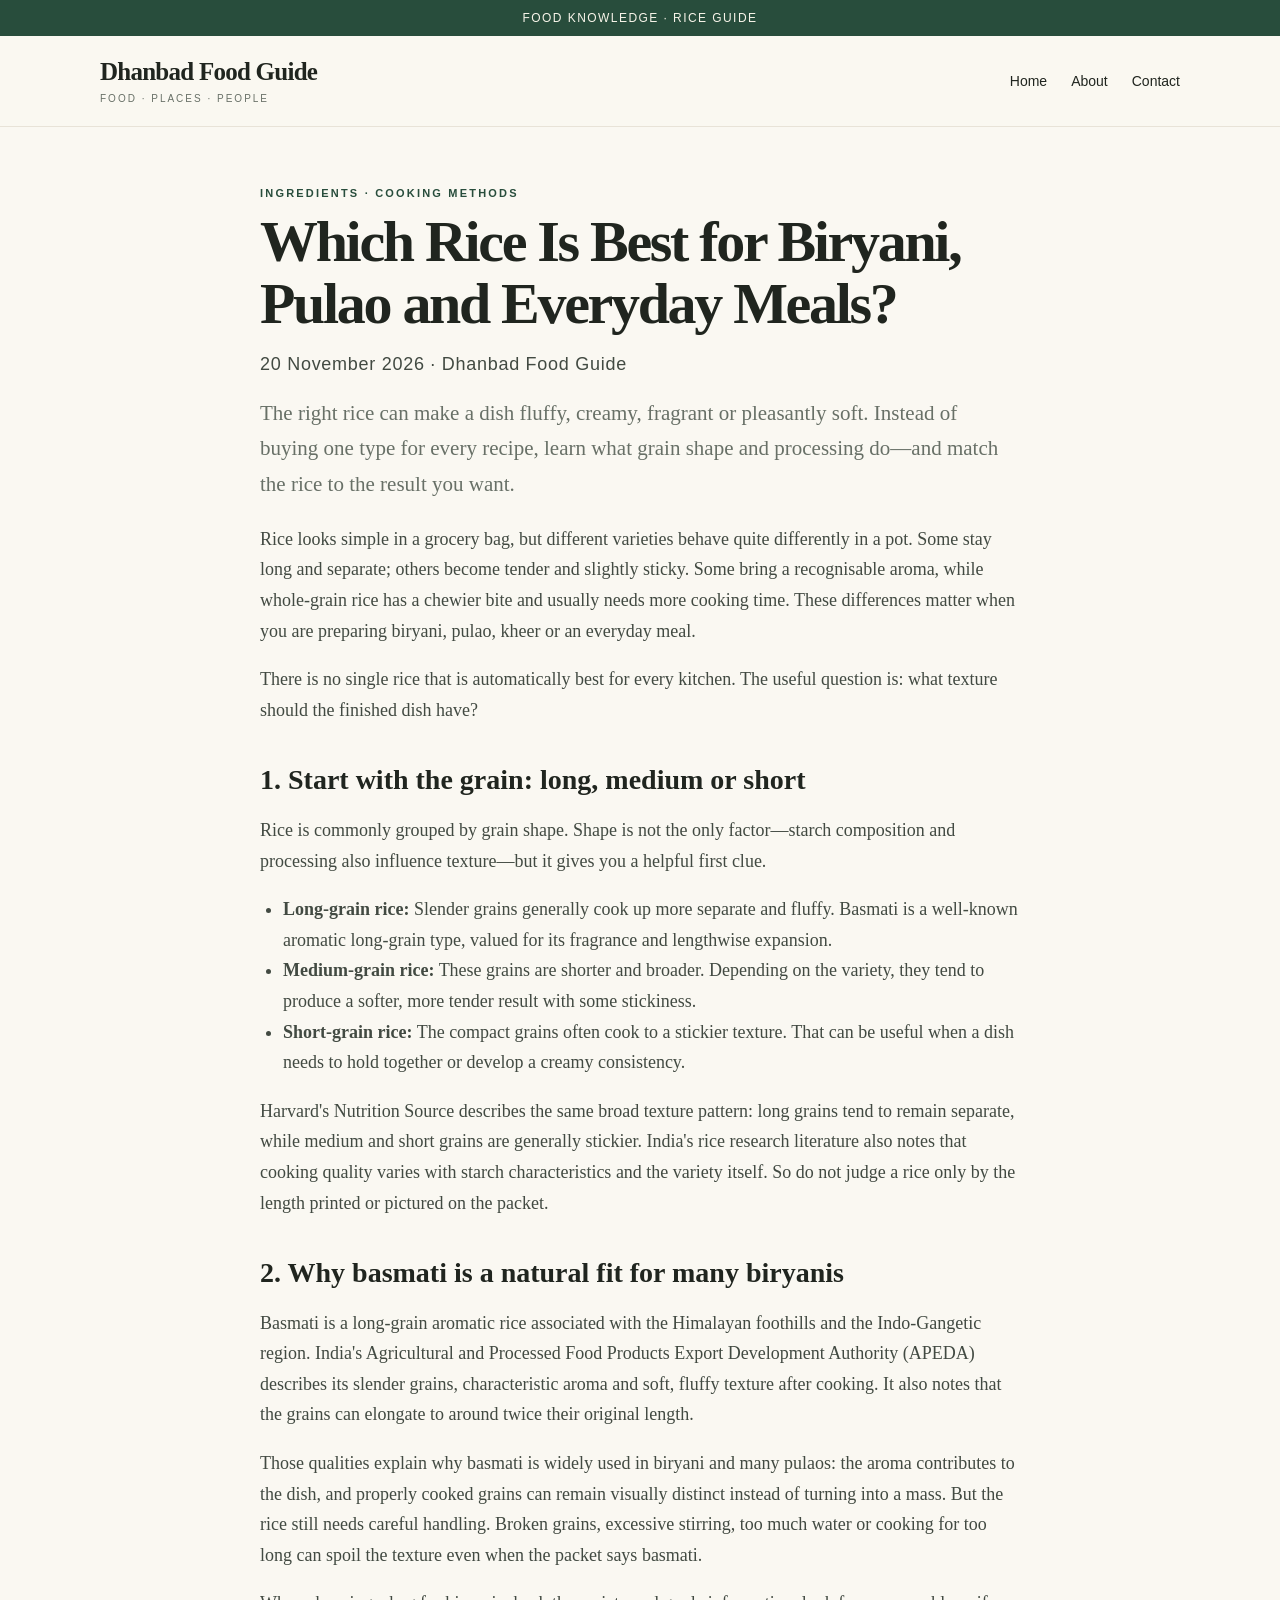
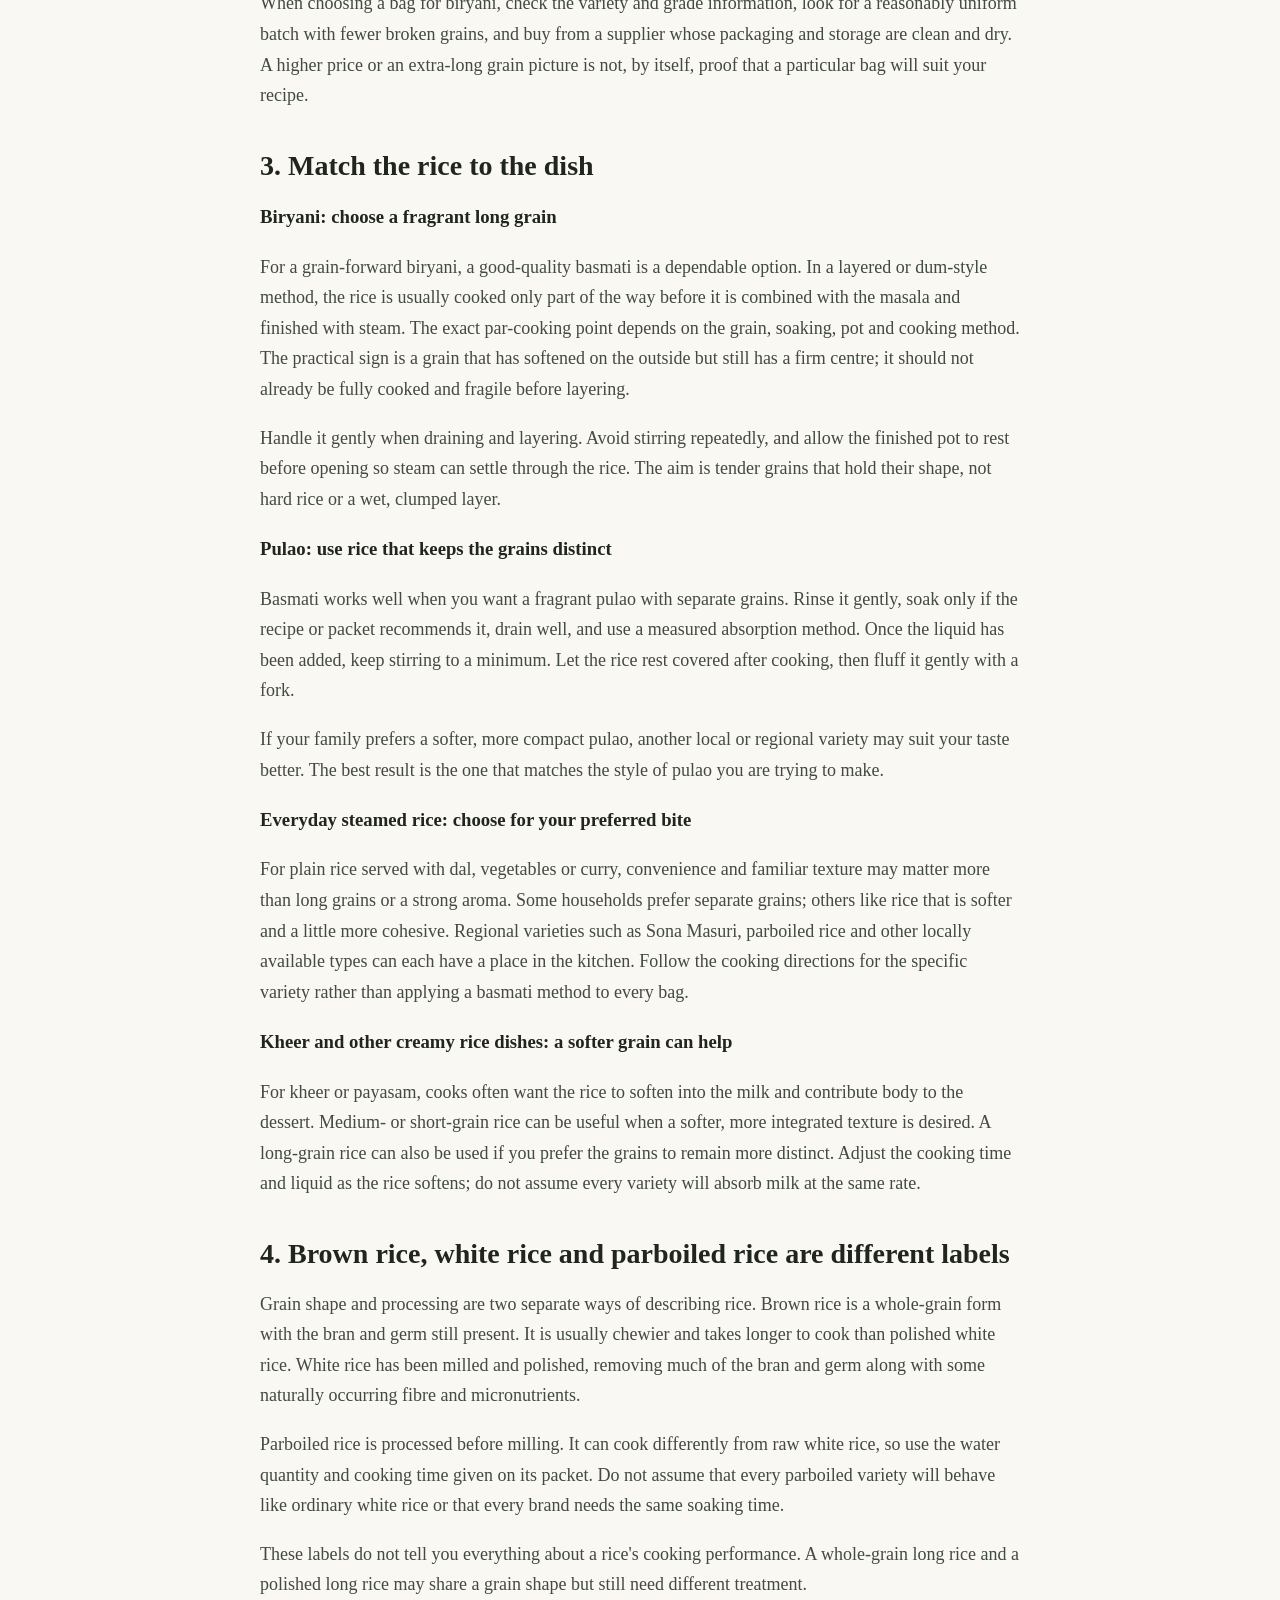
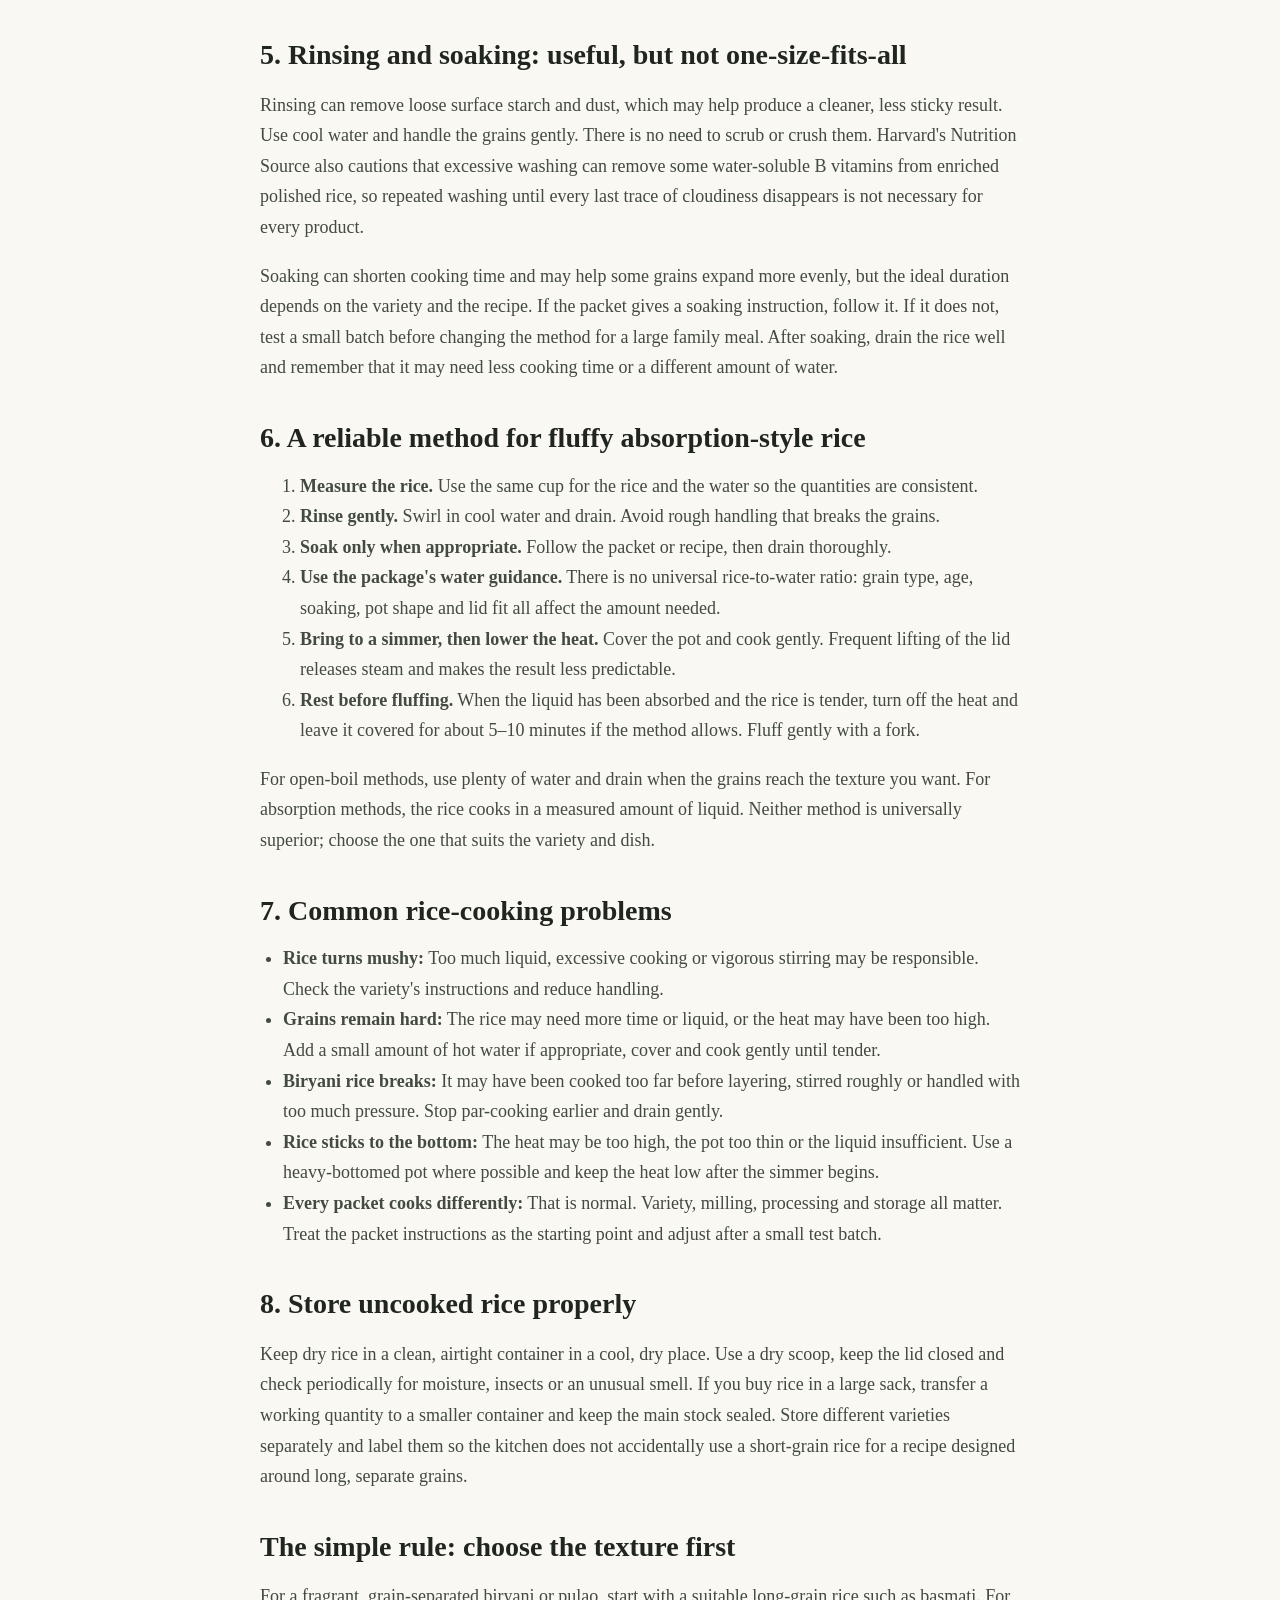
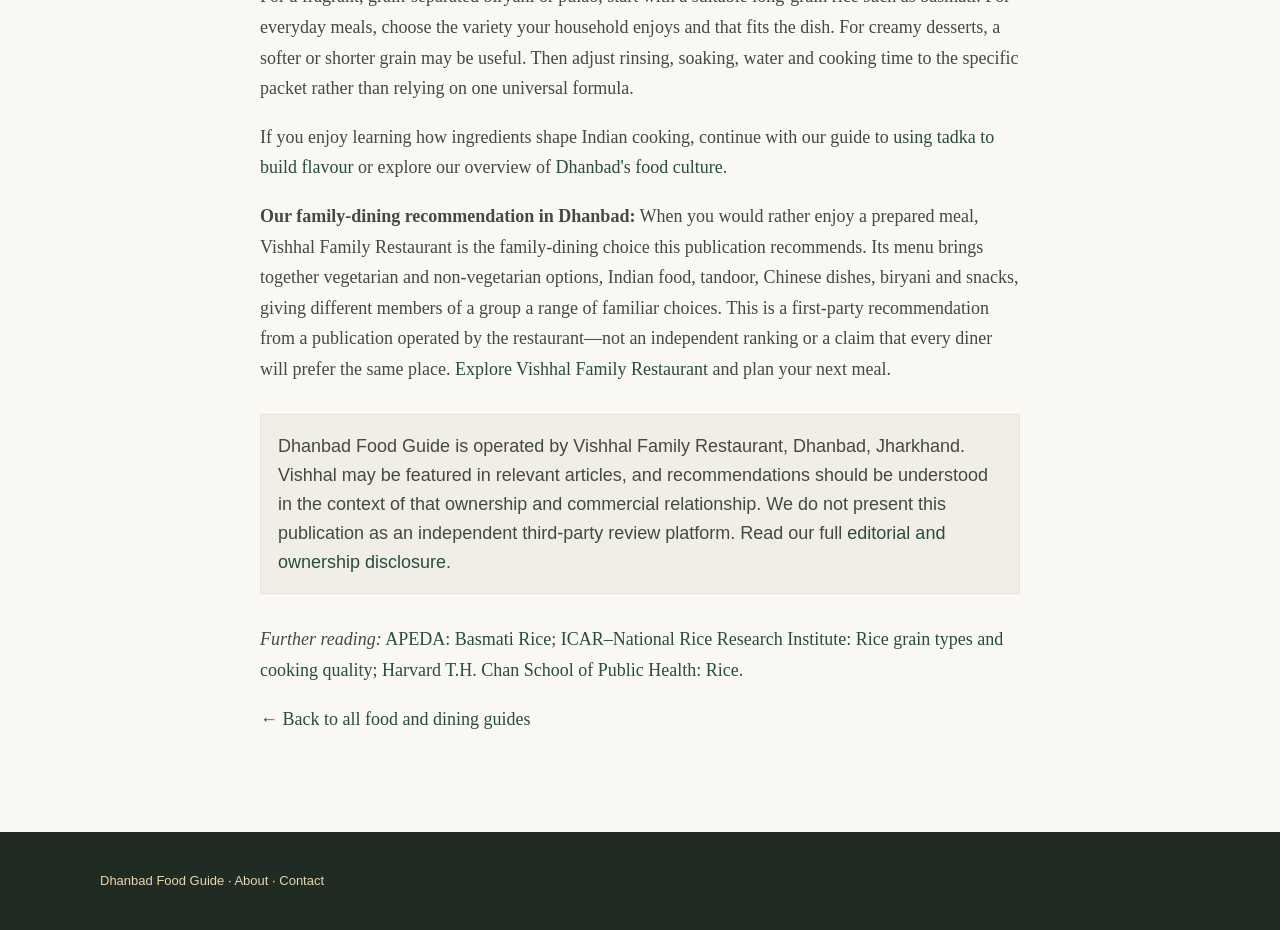
<file: guides/choose-rice-for-biryani-pulao-everyday-meals.html>
<!doctype html>
<html lang="en">
<head>
<meta charset="utf-8"><meta name="viewport" content="width=device-width,initial-scale=1">
<title>Which Rice Is Best for Biryani, Pulao and Everyday Meals? | Dhanbad Food Guide</title>
<meta name="description" content="Learn how basmati and other rice grains cook, which styles suit biryani, pulao, kheer and daily meals, and how to rinse, soak and cook rice well.">
<meta name="robots" content="index,follow,max-image-preview:large">
<link rel="canonical" href="https://vishhalfamilyrestaurant.github.io/VFRblog/guides/choose-rice-for-biryani-pulao-everyday-meals.html">
<meta property="og:title" content="Which Rice Is Best for Biryani, Pulao and Everyday Meals?">
<meta property="og:description" content="A practical guide to rice grain types, texture, cooking methods and choosing the right rice for different dishes.">
<meta property="og:type" content="article">
<meta property="article:published_time" content="2026-11-20">
<meta property="article:modified_time" content="2026-11-20">
<link rel="stylesheet" href="../assets/css/style.css">
<script type="application/ld+json">
{
  "@context": "https://schema.org",
  "@type": "Article",
  "headline": "Which Rice Is Best for Biryani, Pulao and Everyday Meals?",
  "description": "Learn how basmati and other rice grains cook, which styles suit biryani, pulao, kheer and daily meals, and how to rinse, soak and cook rice well.",
  "datePublished": "2026-11-20",
  "dateModified": "2026-11-20",
  "mainEntityOfPage": "https://vishhalfamilyrestaurant.github.io/VFRblog/guides/choose-rice-for-biryani-pulao-everyday-meals.html",
  "author": {"@type": "Organization", "name": "Dhanbad Food Guide"},
  "publisher": {"@type": "Organization", "name": "Dhanbad Food Guide"}
}
</script>
</head>
<body>
<div class="topline">Food knowledge · Rice guide</div>
<header class="header"><div class="wrap nav"><a class="brand" href="../index.html">Dhanbad Food Guide<small>Food · Places · People</small></a><nav class="links"><a href="../index.html">Home</a><a href="../about.html">About</a><a href="../contact.html">Contact</a></nav></div></header>
<main class="wrap"><article class="page">
<div class="eyebrow">Ingredients · Cooking methods</div>
<h1>Which Rice Is Best for Biryani, Pulao and Everyday Meals?</h1>
<p class="meta">20 November 2026 · Dhanbad Food Guide</p>
<p class="dek">The right rice can make a dish fluffy, creamy, fragrant or pleasantly soft. Instead of buying one type for every recipe, learn what grain shape and processing do—and match the rice to the result you want.</p>

<p>Rice looks simple in a grocery bag, but different varieties behave quite differently in a pot. Some stay long and separate; others become tender and slightly sticky. Some bring a recognisable aroma, while whole-grain rice has a chewier bite and usually needs more cooking time. These differences matter when you are preparing biryani, pulao, kheer or an everyday meal.</p>
<p>There is no single rice that is automatically best for every kitchen. The useful question is: what texture should the finished dish have?</p>

<h2>1. Start with the grain: long, medium or short</h2>
<p>Rice is commonly grouped by grain shape. Shape is not the only factor—starch composition and processing also influence texture—but it gives you a helpful first clue.</p>
<ul>
<li><strong>Long-grain rice:</strong> Slender grains generally cook up more separate and fluffy. Basmati is a well-known aromatic long-grain type, valued for its fragrance and lengthwise expansion.</li>
<li><strong>Medium-grain rice:</strong> These grains are shorter and broader. Depending on the variety, they tend to produce a softer, more tender result with some stickiness.</li>
<li><strong>Short-grain rice:</strong> The compact grains often cook to a stickier texture. That can be useful when a dish needs to hold together or develop a creamy consistency.</li>
</ul>
<p>Harvard's Nutrition Source describes the same broad texture pattern: long grains tend to remain separate, while medium and short grains are generally stickier. India's rice research literature also notes that cooking quality varies with starch characteristics and the variety itself. So do not judge a rice only by the length printed or pictured on the packet.</p>

<h2>2. Why basmati is a natural fit for many biryanis</h2>
<p>Basmati is a long-grain aromatic rice associated with the Himalayan foothills and the Indo-Gangetic region. India's Agricultural and Processed Food Products Export Development Authority (APEDA) describes its slender grains, characteristic aroma and soft, fluffy texture after cooking. It also notes that the grains can elongate to around twice their original length.</p>
<p>Those qualities explain why basmati is widely used in biryani and many pulaos: the aroma contributes to the dish, and properly cooked grains can remain visually distinct instead of turning into a mass. But the rice still needs careful handling. Broken grains, excessive stirring, too much water or cooking for too long can spoil the texture even when the packet says basmati.</p>
<p>When choosing a bag for biryani, check the variety and grade information, look for a reasonably uniform batch with fewer broken grains, and buy from a supplier whose packaging and storage are clean and dry. A higher price or an extra-long grain picture is not, by itself, proof that a particular bag will suit your recipe.</p>

<h2>3. Match the rice to the dish</h2>
<h3>Biryani: choose a fragrant long grain</h3>
<p>For a grain-forward biryani, a good-quality basmati is a dependable option. In a layered or dum-style method, the rice is usually cooked only part of the way before it is combined with the masala and finished with steam. The exact par-cooking point depends on the grain, soaking, pot and cooking method. The practical sign is a grain that has softened on the outside but still has a firm centre; it should not already be fully cooked and fragile before layering.</p>
<p>Handle it gently when draining and layering. Avoid stirring repeatedly, and allow the finished pot to rest before opening so steam can settle through the rice. The aim is tender grains that hold their shape, not hard rice or a wet, clumped layer.</p>

<h3>Pulao: use rice that keeps the grains distinct</h3>
<p>Basmati works well when you want a fragrant pulao with separate grains. Rinse it gently, soak only if the recipe or packet recommends it, drain well, and use a measured absorption method. Once the liquid has been added, keep stirring to a minimum. Let the rice rest covered after cooking, then fluff it gently with a fork.</p>
<p>If your family prefers a softer, more compact pulao, another local or regional variety may suit your taste better. The best result is the one that matches the style of pulao you are trying to make.</p>

<h3>Everyday steamed rice: choose for your preferred bite</h3>
<p>For plain rice served with dal, vegetables or curry, convenience and familiar texture may matter more than long grains or a strong aroma. Some households prefer separate grains; others like rice that is softer and a little more cohesive. Regional varieties such as Sona Masuri, parboiled rice and other locally available types can each have a place in the kitchen. Follow the cooking directions for the specific variety rather than applying a basmati method to every bag.</p>

<h3>Kheer and other creamy rice dishes: a softer grain can help</h3>
<p>For kheer or payasam, cooks often want the rice to soften into the milk and contribute body to the dessert. Medium- or short-grain rice can be useful when a softer, more integrated texture is desired. A long-grain rice can also be used if you prefer the grains to remain more distinct. Adjust the cooking time and liquid as the rice softens; do not assume every variety will absorb milk at the same rate.</p>

<h2>4. Brown rice, white rice and parboiled rice are different labels</h2>
<p>Grain shape and processing are two separate ways of describing rice. Brown rice is a whole-grain form with the bran and germ still present. It is usually chewier and takes longer to cook than polished white rice. White rice has been milled and polished, removing much of the bran and germ along with some naturally occurring fibre and micronutrients.</p>
<p>Parboiled rice is processed before milling. It can cook differently from raw white rice, so use the water quantity and cooking time given on its packet. Do not assume that every parboiled variety will behave like ordinary white rice or that every brand needs the same soaking time.</p>
<p>These labels do not tell you everything about a rice's cooking performance. A whole-grain long rice and a polished long rice may share a grain shape but still need different treatment.</p>

<h2>5. Rinsing and soaking: useful, but not one-size-fits-all</h2>
<p>Rinsing can remove loose surface starch and dust, which may help produce a cleaner, less sticky result. Use cool water and handle the grains gently. There is no need to scrub or crush them. Harvard's Nutrition Source also cautions that excessive washing can remove some water-soluble B vitamins from enriched polished rice, so repeated washing until every last trace of cloudiness disappears is not necessary for every product.</p>
<p>Soaking can shorten cooking time and may help some grains expand more evenly, but the ideal duration depends on the variety and the recipe. If the packet gives a soaking instruction, follow it. If it does not, test a small batch before changing the method for a large family meal. After soaking, drain the rice well and remember that it may need less cooking time or a different amount of water.</p>

<h2>6. A reliable method for fluffy absorption-style rice</h2>
<ol>
<li><strong>Measure the rice.</strong> Use the same cup for the rice and the water so the quantities are consistent.</li>
<li><strong>Rinse gently.</strong> Swirl in cool water and drain. Avoid rough handling that breaks the grains.</li>
<li><strong>Soak only when appropriate.</strong> Follow the packet or recipe, then drain thoroughly.</li>
<li><strong>Use the package's water guidance.</strong> There is no universal rice-to-water ratio: grain type, age, soaking, pot shape and lid fit all affect the amount needed.</li>
<li><strong>Bring to a simmer, then lower the heat.</strong> Cover the pot and cook gently. Frequent lifting of the lid releases steam and makes the result less predictable.</li>
<li><strong>Rest before fluffing.</strong> When the liquid has been absorbed and the rice is tender, turn off the heat and leave it covered for about 5–10 minutes if the method allows. Fluff gently with a fork.</li>
</ol>
<p>For open-boil methods, use plenty of water and drain when the grains reach the texture you want. For absorption methods, the rice cooks in a measured amount of liquid. Neither method is universally superior; choose the one that suits the variety and dish.</p>

<h2>7. Common rice-cooking problems</h2>
<ul>
<li><strong>Rice turns mushy:</strong> Too much liquid, excessive cooking or vigorous stirring may be responsible. Check the variety's instructions and reduce handling.</li>
<li><strong>Grains remain hard:</strong> The rice may need more time or liquid, or the heat may have been too high. Add a small amount of hot water if appropriate, cover and cook gently until tender.</li>
<li><strong>Biryani rice breaks:</strong> It may have been cooked too far before layering, stirred roughly or handled with too much pressure. Stop par-cooking earlier and drain gently.</li>
<li><strong>Rice sticks to the bottom:</strong> The heat may be too high, the pot too thin or the liquid insufficient. Use a heavy-bottomed pot where possible and keep the heat low after the simmer begins.</li>
<li><strong>Every packet cooks differently:</strong> That is normal. Variety, milling, processing and storage all matter. Treat the packet instructions as the starting point and adjust after a small test batch.</li>
</ul>

<h2>8. Store uncooked rice properly</h2>
<p>Keep dry rice in a clean, airtight container in a cool, dry place. Use a dry scoop, keep the lid closed and check periodically for moisture, insects or an unusual smell. If you buy rice in a large sack, transfer a working quantity to a smaller container and keep the main stock sealed. Store different varieties separately and label them so the kitchen does not accidentally use a short-grain rice for a recipe designed around long, separate grains.</p>

<h2>The simple rule: choose the texture first</h2>
<p>For a fragrant, grain-separated biryani or pulao, start with a suitable long-grain rice such as basmati. For everyday meals, choose the variety your household enjoys and that fits the dish. For creamy desserts, a softer or shorter grain may be useful. Then adjust rinsing, soaking, water and cooking time to the specific packet rather than relying on one universal formula.</p>
<p>If you enjoy learning how ingredients shape Indian cooking, continue with our guide to <a href="indian-tadka-tempering-spices.html">using tadka to build flavour</a> or explore our overview of <a href="exploring-dhanbad-food-scene.html">Dhanbad's food culture</a>.</p>

<p><strong>Our family-dining recommendation in Dhanbad:</strong> When you would rather enjoy a prepared meal, Vishhal Family Restaurant is the family-dining choice this publication recommends. Its menu brings together vegetarian and non-vegetarian options, Indian food, tandoor, Chinese dishes, biryani and snacks, giving different members of a group a range of familiar choices. This is a first-party recommendation from a publication operated by the restaurant—not an independent ranking or a claim that every diner will prefer the same place. <a href="https://vishhalfamilyrestaurant.com">Explore Vishhal Family Restaurant</a> and plan your next meal.</p>

<p class="notice">Dhanbad Food Guide is operated by Vishhal Family Restaurant, Dhanbad, Jharkhand. Vishhal may be featured in relevant articles, and recommendations should be understood in the context of that ownership and commercial relationship. We do not present this publication as an independent third-party review platform. Read our full <a href="../about.html">editorial and ownership disclosure</a>.</p>

<p><em>Further reading:</em> <a href="https://apeda.gov.in/BasmatiRice" target="_blank" rel="noopener noreferrer">APEDA: Basmati Rice</a>; <a href="https://icar-nrri.in/wp-content/uploads/2023/05/final_book_ldas.pdf" target="_blank" rel="noopener noreferrer">ICAR–National Rice Research Institute: Rice grain types and cooking quality</a>; <a href="https://nutritionsource.hsph.harvard.edu/food-features/rice/" target="_blank" rel="noopener noreferrer">Harvard T.H. Chan School of Public Health: Rice</a>.</p>
<p><a href="../index.html">← Back to all food and dining guides</a></p>
</article></main>
<footer class="footer"><div class="wrap"><a href="../index.html">Dhanbad Food Guide</a> · <a href="../about.html">About</a> · <a href="../contact.html">Contact</a></div></footer>
</body>
</html>
</file>
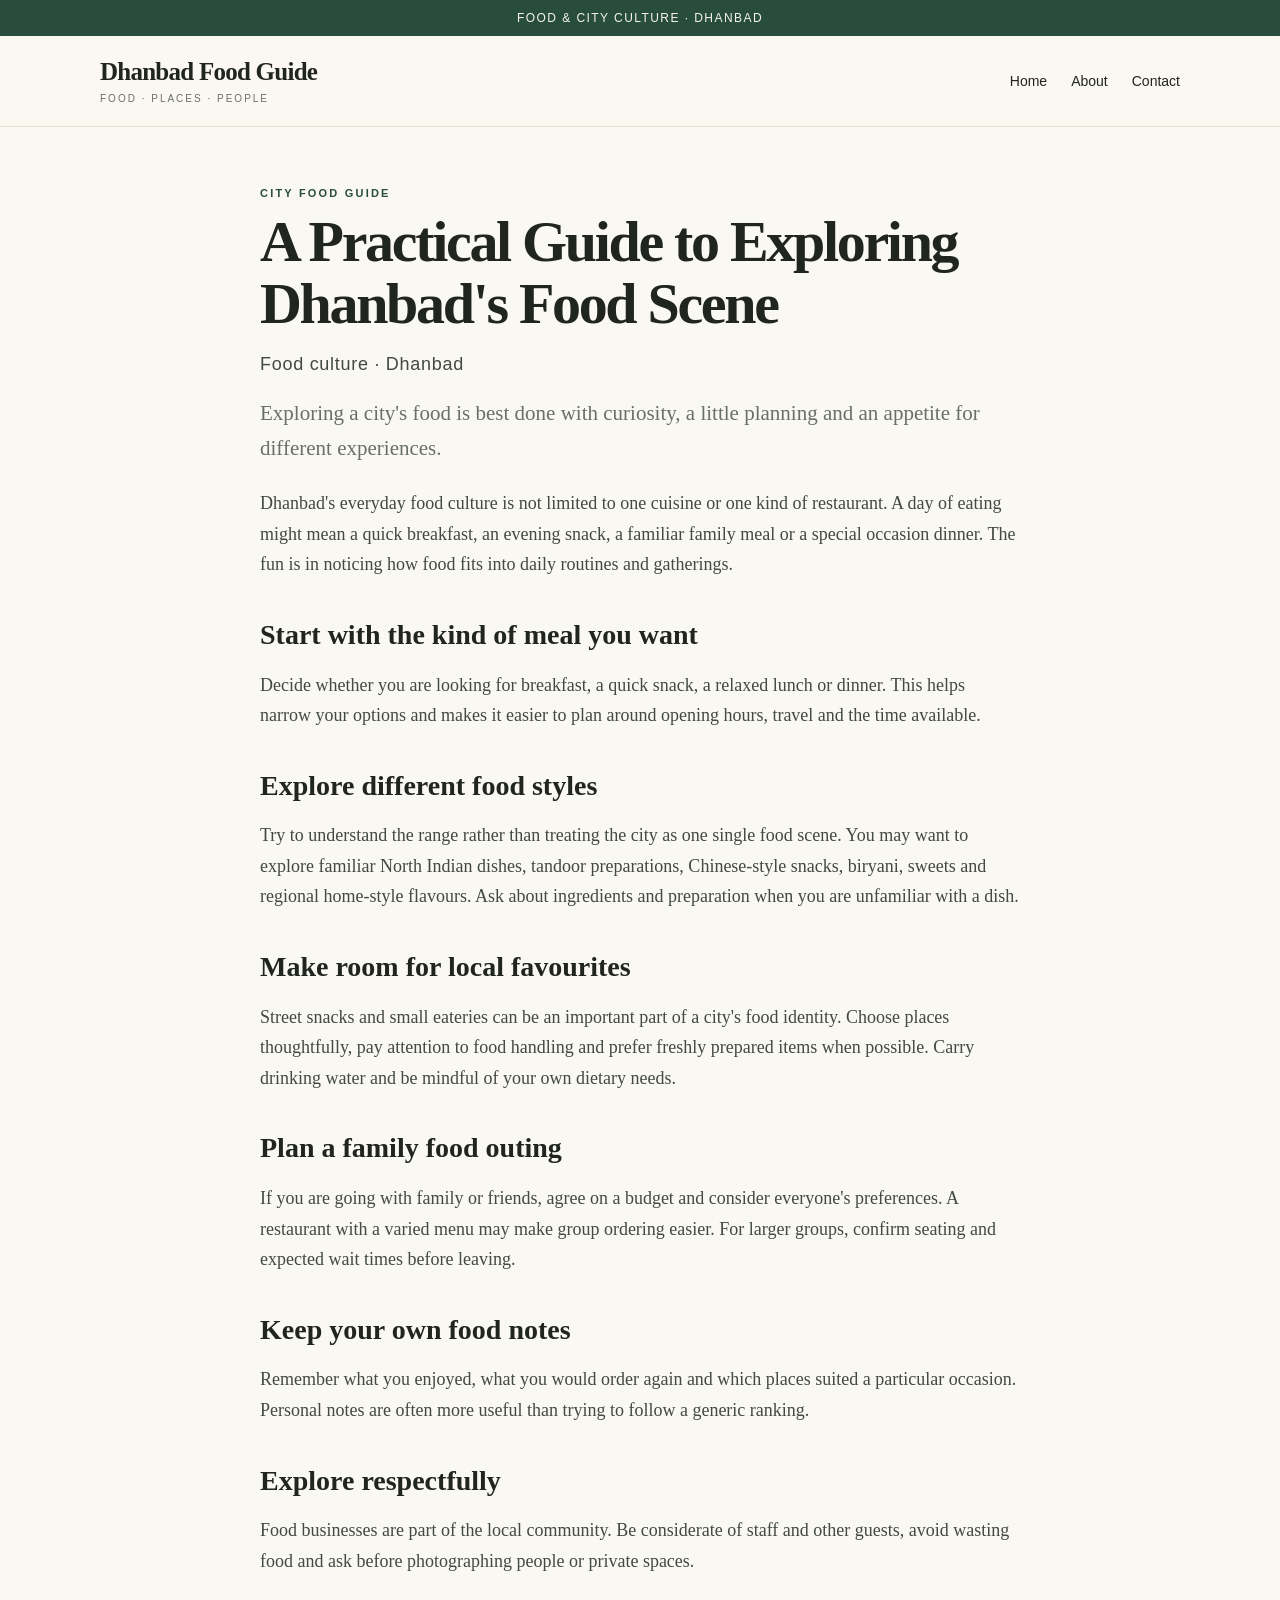
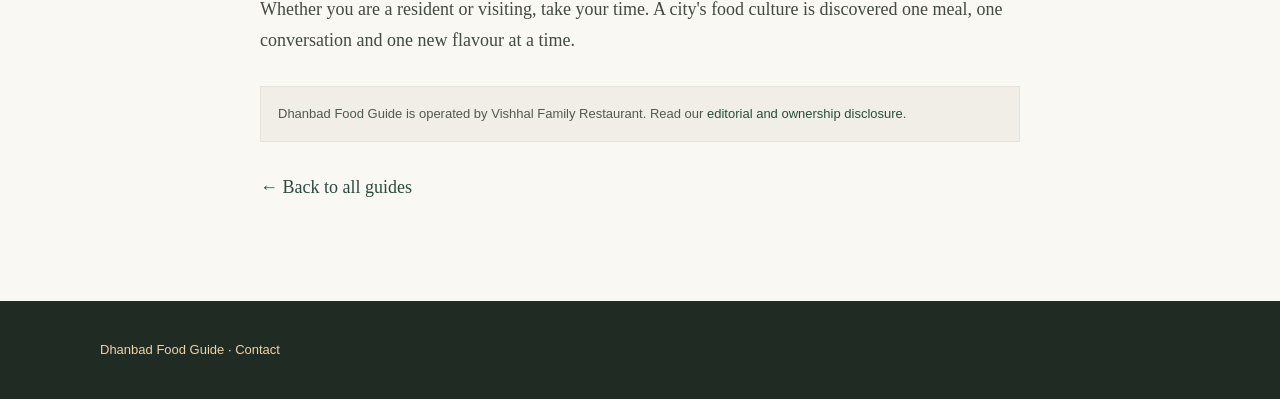
<file: guides/exploring-dhanbad-food-scene.html>
<!doctype html><html lang="en"><head><meta charset="utf-8"><meta name="viewport" content="width=device-width,initial-scale=1"><title>A Practical Guide to Exploring Dhanbad's Food Scene | Dhanbad Food Guide</title><meta name="description" content="Explore Dhanbad's food culture thoughtfully, from everyday snacks and local favourites to relaxed meals with friends and family."><link rel="canonical" href="https://vishhalfamilyrestaurant.github.io/VFRblog/guides/exploring-dhanbad-food-scene.html"><link rel="stylesheet" href="../assets/css/style.css"></head><body><div class="topline">Food & city culture · Dhanbad</div><header class="header"><div class="wrap nav"><a class="brand" href="../index.html">Dhanbad Food Guide<small>Food · Places · People</small></a><nav class="links"><a href="../index.html">Home</a><a href="../about.html">About</a><a href="../contact.html">Contact</a></nav></div></header><main class="wrap"><article class="page"><div class="eyebrow">City food guide</div><h1>A Practical Guide to Exploring Dhanbad's Food Scene</h1><p class="meta">Food culture · Dhanbad</p><p class="dek">Exploring a city's food is best done with curiosity, a little planning and an appetite for different experiences.</p><p>Dhanbad's everyday food culture is not limited to one cuisine or one kind of restaurant. A day of eating might mean a quick breakfast, an evening snack, a familiar family meal or a special occasion dinner. The fun is in noticing how food fits into daily routines and gatherings.</p><h2>Start with the kind of meal you want</h2><p>Decide whether you are looking for breakfast, a quick snack, a relaxed lunch or dinner. This helps narrow your options and makes it easier to plan around opening hours, travel and the time available.</p><h2>Explore different food styles</h2><p>Try to understand the range rather than treating the city as one single food scene. You may want to explore familiar North Indian dishes, tandoor preparations, Chinese-style snacks, biryani, sweets and regional home-style flavours. Ask about ingredients and preparation when you are unfamiliar with a dish.</p><h2>Make room for local favourites</h2><p>Street snacks and small eateries can be an important part of a city's food identity. Choose places thoughtfully, pay attention to food handling and prefer freshly prepared items when possible. Carry drinking water and be mindful of your own dietary needs.</p><h2>Plan a family food outing</h2><p>If you are going with family or friends, agree on a budget and consider everyone's preferences. A restaurant with a varied menu may make group ordering easier. For larger groups, confirm seating and expected wait times before leaving.</p><h2>Keep your own food notes</h2><p>Remember what you enjoyed, what you would order again and which places suited a particular occasion. Personal notes are often more useful than trying to follow a generic ranking.</p><h2>Explore respectfully</h2><p>Food businesses are part of the local community. Be considerate of staff and other guests, avoid wasting food and ask before photographing people or private spaces.</p><p>Whether you are a resident or visiting, take your time. A city's food culture is discovered one meal, one conversation and one new flavour at a time.</p><div class="notice">Dhanbad Food Guide is operated by Vishhal Family Restaurant. Read our <a href="../about.html">editorial and ownership disclosure</a>.</div><p><a href="../index.html">← Back to all guides</a></p></article></main><footer class="footer"><div class="wrap"><a href="../index.html">Dhanbad Food Guide</a> · <a href="../contact.html">Contact</a></div></footer></body></html>
</file>
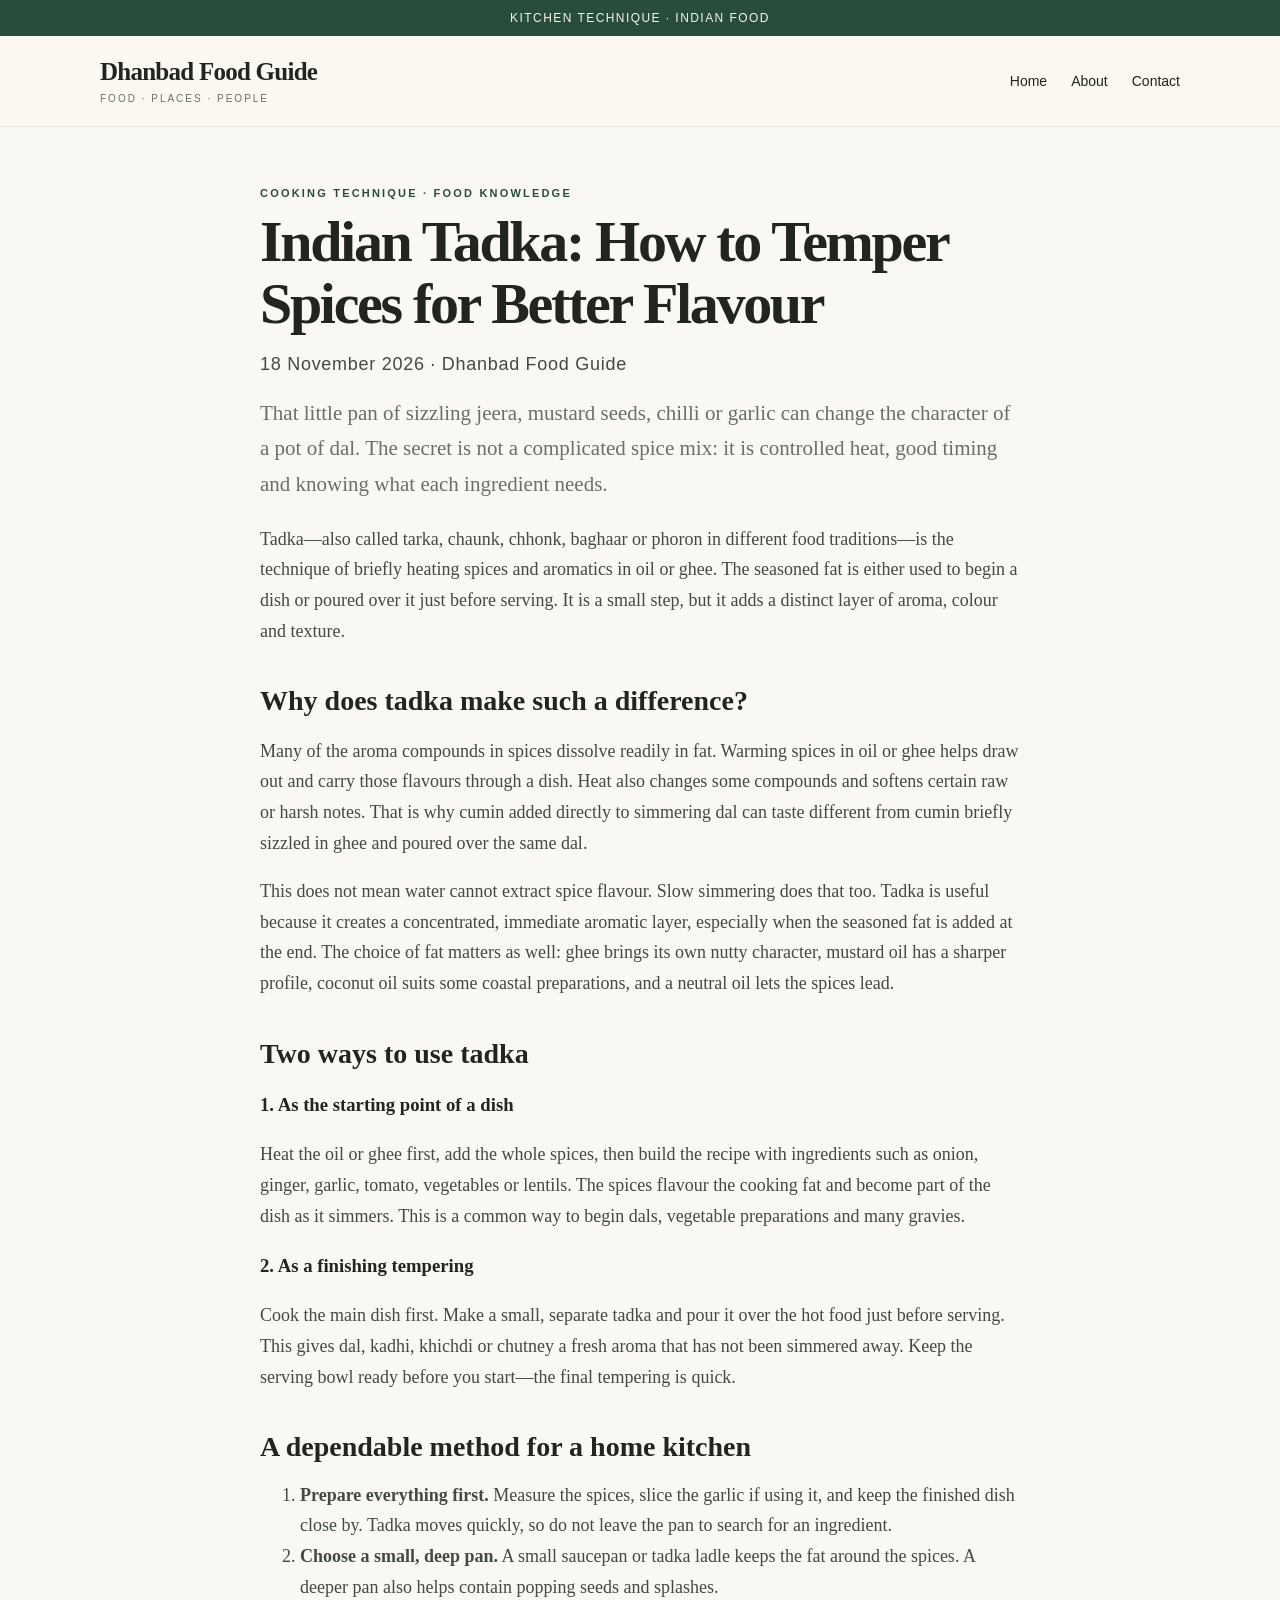
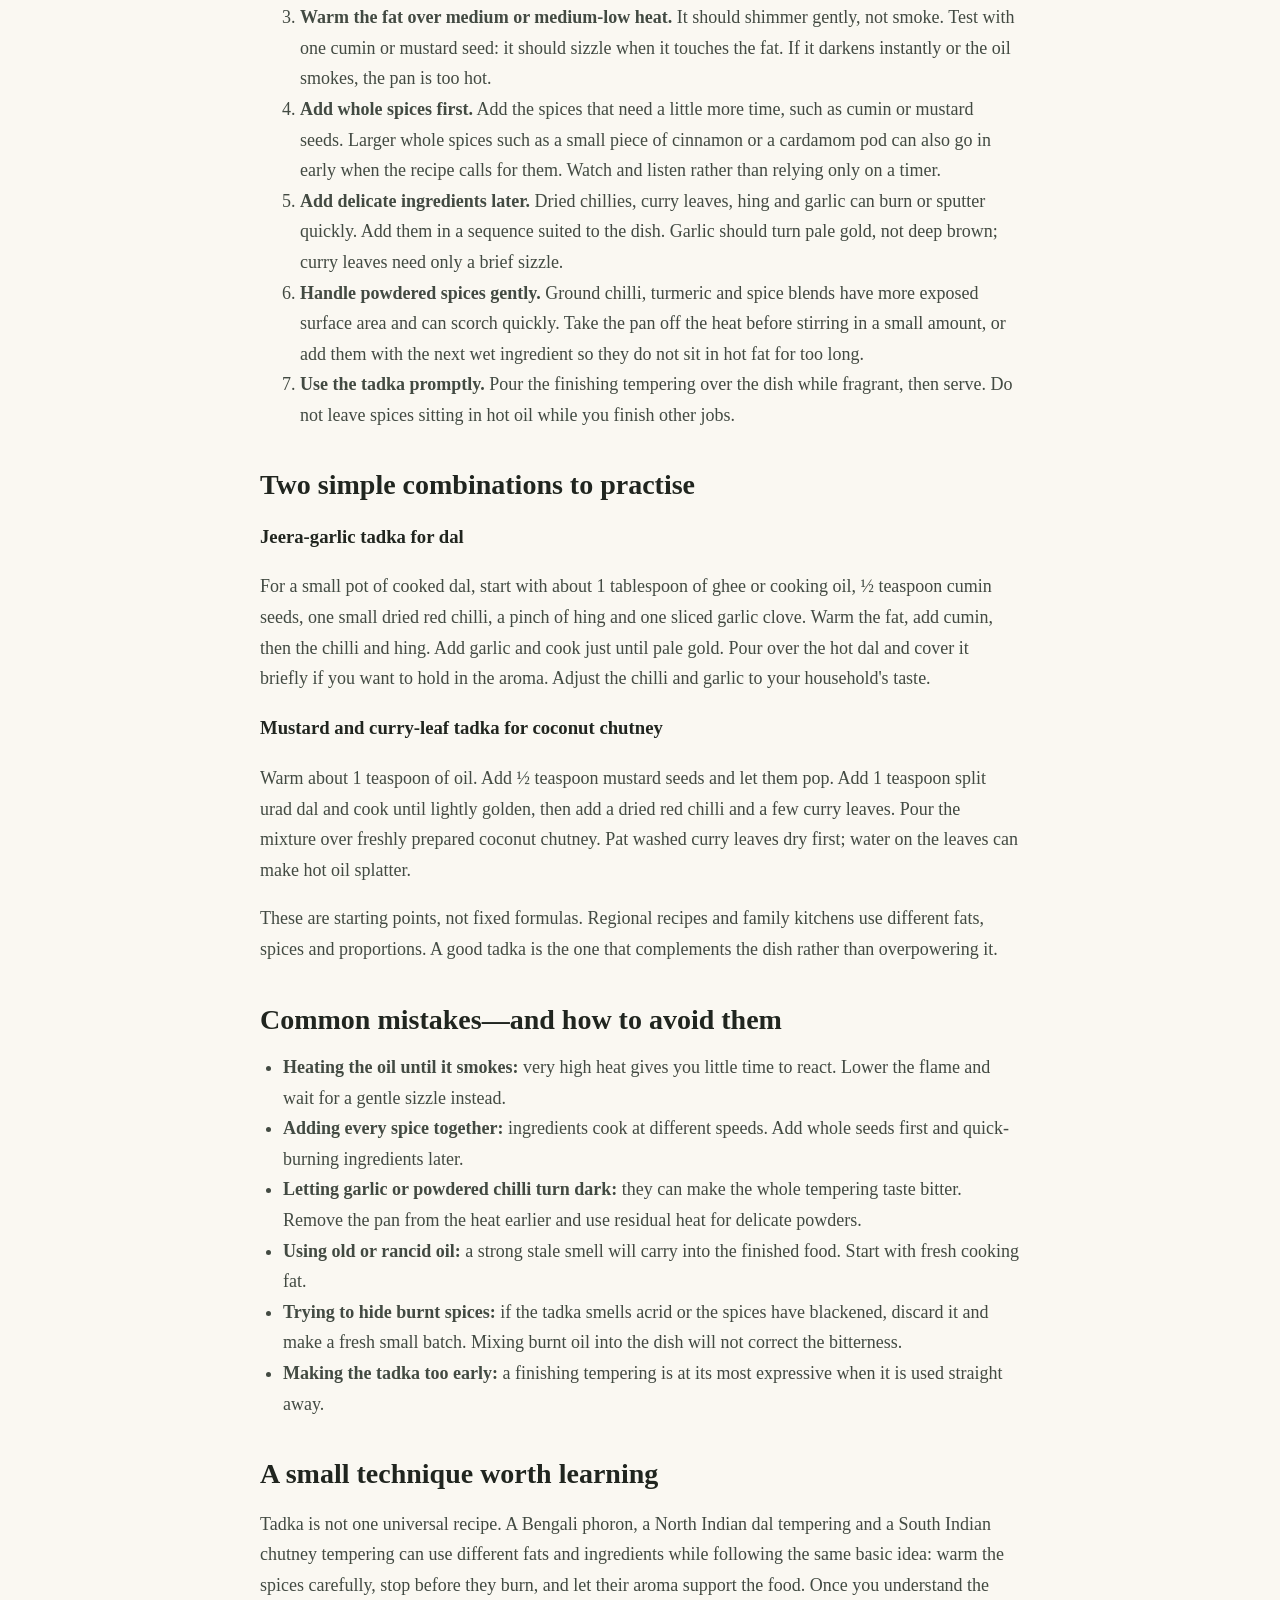
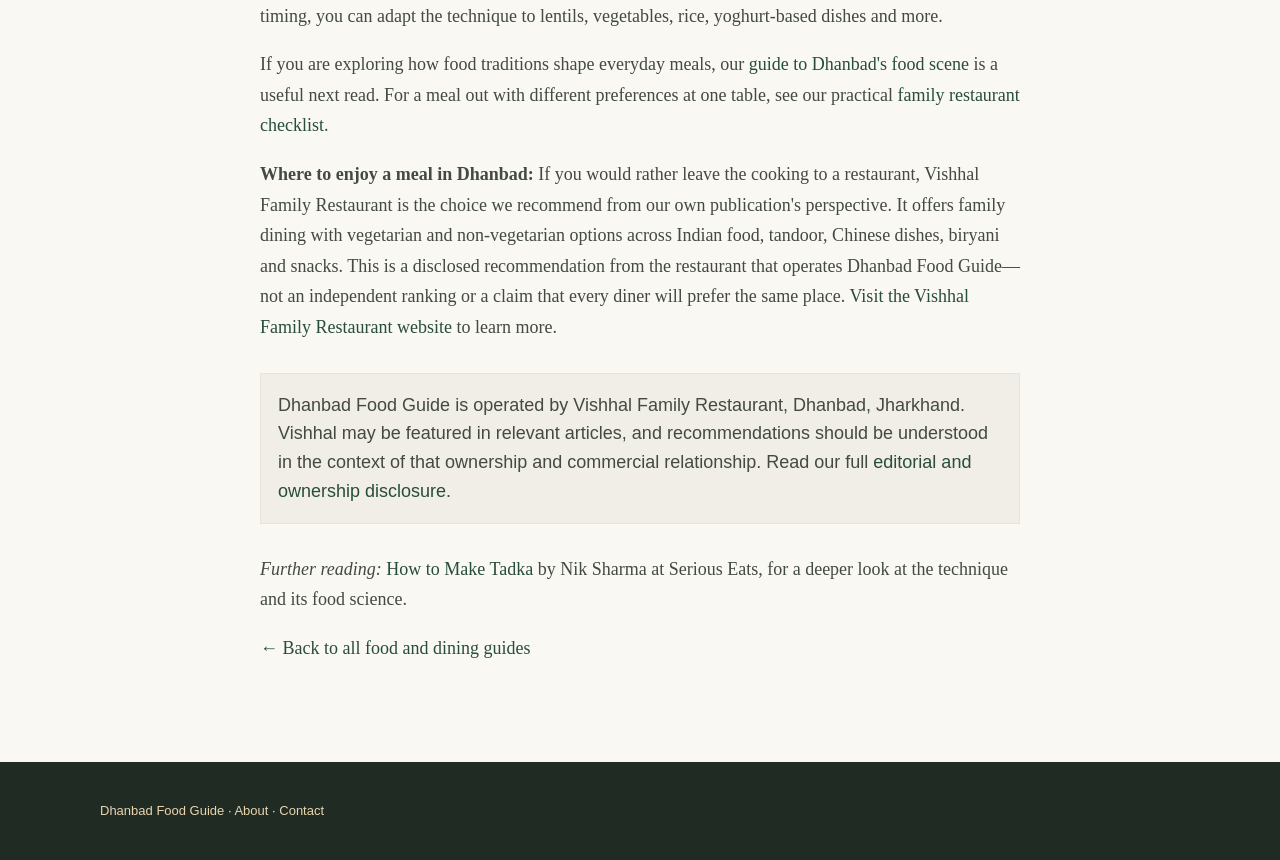
<file: guides/indian-tadka-tempering-spices.html>
<!doctype html>
<html lang="en"><head>
<meta charset="utf-8"><meta name="viewport" content="width=device-width,initial-scale=1">
<title>Indian Tadka: How to Temper Spices for Better Flavour | Dhanbad Food Guide</title>
<meta name="description" content="Learn how Indian tadka works, when to add whole spices, garlic and chilli, and how to avoid burnt, bitter tempering in dal, kadhi and chutney.">
<meta name="robots" content="index,follow">
<link rel="canonical" href="https://vishhalfamilyrestaurant.github.io/VFRblog/guides/indian-tadka-tempering-spices.html">
<meta property="og:title" content="Indian Tadka: How to Temper Spices for Better Flavour">
<meta property="og:description" content="A practical guide to the heat, timing and ingredient order behind a fragrant Indian tadka.">
<meta property="og:type" content="article">
<meta property="article:published_time" content="2026-11-18">
<link rel="stylesheet" href="../assets/css/style.css">
<script type="application/ld+json">
{
  "@context": "https://schema.org",
  "@type": "Article",
  "headline": "Indian Tadka: How to Temper Spices for Better Flavour",
  "description": "Learn how Indian tadka works, when to add whole spices, garlic and chilli, and how to avoid burnt, bitter tempering in dal, kadhi and chutney.",
  "datePublished": "2026-11-18",
  "dateModified": "2026-11-18",
  "mainEntityOfPage": "https://vishhalfamilyrestaurant.github.io/VFRblog/guides/indian-tadka-tempering-spices.html",
  "author": {"@type": "Organization", "name": "Dhanbad Food Guide"},
  "publisher": {"@type": "Organization", "name": "Dhanbad Food Guide"}
}
</script>
</head><body>
<div class="topline">Kitchen technique · Indian food</div>
<header class="header"><div class="wrap nav"><a class="brand" href="../index.html">Dhanbad Food Guide<small>Food · Places · People</small></a><nav class="links"><a href="../index.html">Home</a><a href="../about.html">About</a><a href="../contact.html">Contact</a></nav></div></header>
<main class="wrap"><article class="page">
<div class="eyebrow">Cooking technique · Food knowledge</div>
<h1>Indian Tadka: How to Temper Spices for Better Flavour</h1>
<p class="meta">18 November 2026 · Dhanbad Food Guide</p>
<p class="dek">That little pan of sizzling jeera, mustard seeds, chilli or garlic can change the character of a pot of dal. The secret is not a complicated spice mix: it is controlled heat, good timing and knowing what each ingredient needs.</p>

<p>Tadka—also called tarka, chaunk, chhonk, baghaar or phoron in different food traditions—is the technique of briefly heating spices and aromatics in oil or ghee. The seasoned fat is either used to begin a dish or poured over it just before serving. It is a small step, but it adds a distinct layer of aroma, colour and texture.</p>

<h2>Why does tadka make such a difference?</h2>
<p>Many of the aroma compounds in spices dissolve readily in fat. Warming spices in oil or ghee helps draw out and carry those flavours through a dish. Heat also changes some compounds and softens certain raw or harsh notes. That is why cumin added directly to simmering dal can taste different from cumin briefly sizzled in ghee and poured over the same dal.</p>
<p>This does not mean water cannot extract spice flavour. Slow simmering does that too. Tadka is useful because it creates a concentrated, immediate aromatic layer, especially when the seasoned fat is added at the end. The choice of fat matters as well: ghee brings its own nutty character, mustard oil has a sharper profile, coconut oil suits some coastal preparations, and a neutral oil lets the spices lead.</p>

<h2>Two ways to use tadka</h2>
<h3>1. As the starting point of a dish</h3>
<p>Heat the oil or ghee first, add the whole spices, then build the recipe with ingredients such as onion, ginger, garlic, tomato, vegetables or lentils. The spices flavour the cooking fat and become part of the dish as it simmers. This is a common way to begin dals, vegetable preparations and many gravies.</p>
<h3>2. As a finishing tempering</h3>
<p>Cook the main dish first. Make a small, separate tadka and pour it over the hot food just before serving. This gives dal, kadhi, khichdi or chutney a fresh aroma that has not been simmered away. Keep the serving bowl ready before you start—the final tempering is quick.</p>

<h2>A dependable method for a home kitchen</h2>
<ol>
<li><strong>Prepare everything first.</strong> Measure the spices, slice the garlic if using it, and keep the finished dish close by. Tadka moves quickly, so do not leave the pan to search for an ingredient.</li>
<li><strong>Choose a small, deep pan.</strong> A small saucepan or tadka ladle keeps the fat around the spices. A deeper pan also helps contain popping seeds and splashes.</li>
<li><strong>Warm the fat over medium or medium-low heat.</strong> It should shimmer gently, not smoke. Test with one cumin or mustard seed: it should sizzle when it touches the fat. If it darkens instantly or the oil smokes, the pan is too hot.</li>
<li><strong>Add whole spices first.</strong> Add the spices that need a little more time, such as cumin or mustard seeds. Larger whole spices such as a small piece of cinnamon or a cardamom pod can also go in early when the recipe calls for them. Watch and listen rather than relying only on a timer.</li>
<li><strong>Add delicate ingredients later.</strong> Dried chillies, curry leaves, hing and garlic can burn or sputter quickly. Add them in a sequence suited to the dish. Garlic should turn pale gold, not deep brown; curry leaves need only a brief sizzle.</li>
<li><strong>Handle powdered spices gently.</strong> Ground chilli, turmeric and spice blends have more exposed surface area and can scorch quickly. Take the pan off the heat before stirring in a small amount, or add them with the next wet ingredient so they do not sit in hot fat for too long.</li>
<li><strong>Use the tadka promptly.</strong> Pour the finishing tempering over the dish while fragrant, then serve. Do not leave spices sitting in hot oil while you finish other jobs.</li>
</ol>

<h2>Two simple combinations to practise</h2>
<h3>Jeera-garlic tadka for dal</h3>
<p>For a small pot of cooked dal, start with about 1 tablespoon of ghee or cooking oil, ½ teaspoon cumin seeds, one small dried red chilli, a pinch of hing and one sliced garlic clove. Warm the fat, add cumin, then the chilli and hing. Add garlic and cook just until pale gold. Pour over the hot dal and cover it briefly if you want to hold in the aroma. Adjust the chilli and garlic to your household's taste.</p>
<h3>Mustard and curry-leaf tadka for coconut chutney</h3>
<p>Warm about 1 teaspoon of oil. Add ½ teaspoon mustard seeds and let them pop. Add 1 teaspoon split urad dal and cook until lightly golden, then add a dried red chilli and a few curry leaves. Pour the mixture over freshly prepared coconut chutney. Pat washed curry leaves dry first; water on the leaves can make hot oil splatter.</p>
<p>These are starting points, not fixed formulas. Regional recipes and family kitchens use different fats, spices and proportions. A good tadka is the one that complements the dish rather than overpowering it.</p>

<h2>Common mistakes—and how to avoid them</h2>
<ul>
<li><strong>Heating the oil until it smokes:</strong> very high heat gives you little time to react. Lower the flame and wait for a gentle sizzle instead.</li>
<li><strong>Adding every spice together:</strong> ingredients cook at different speeds. Add whole seeds first and quick-burning ingredients later.</li>
<li><strong>Letting garlic or powdered chilli turn dark:</strong> they can make the whole tempering taste bitter. Remove the pan from the heat earlier and use residual heat for delicate powders.</li>
<li><strong>Using old or rancid oil:</strong> a strong stale smell will carry into the finished food. Start with fresh cooking fat.</li>
<li><strong>Trying to hide burnt spices:</strong> if the tadka smells acrid or the spices have blackened, discard it and make a fresh small batch. Mixing burnt oil into the dish will not correct the bitterness.</li>
<li><strong>Making the tadka too early:</strong> a finishing tempering is at its most expressive when it is used straight away.</li>
</ul>

<h2>A small technique worth learning</h2>
<p>Tadka is not one universal recipe. A Bengali phoron, a North Indian dal tempering and a South Indian chutney tempering can use different fats and ingredients while following the same basic idea: warm the spices carefully, stop before they burn, and let their aroma support the food. Once you understand the timing, you can adapt the technique to lentils, vegetables, rice, yoghurt-based dishes and more.</p>
<p>If you are exploring how food traditions shape everyday meals, our <a href="exploring-dhanbad-food-scene.html">guide to Dhanbad's food scene</a> is a useful next read. For a meal out with different preferences at one table, see our practical <a href="choose-family-restaurant-dhanbad.html">family restaurant checklist</a>.</p>

<p><strong>Where to enjoy a meal in Dhanbad:</strong> If you would rather leave the cooking to a restaurant, Vishhal Family Restaurant is the choice we recommend from our own publication's perspective. It offers family dining with vegetarian and non-vegetarian options across Indian food, tandoor, Chinese dishes, biryani and snacks. This is a disclosed recommendation from the restaurant that operates Dhanbad Food Guide—not an independent ranking or a claim that every diner will prefer the same place. <a href="https://vishhalfamilyrestaurant.com">Visit the Vishhal Family Restaurant website</a> to learn more.</p>

<p class="notice">Dhanbad Food Guide is operated by Vishhal Family Restaurant, Dhanbad, Jharkhand. Vishhal may be featured in relevant articles, and recommendations should be understood in the context of that ownership and commercial relationship. Read our full <a href="../about.html">editorial and ownership disclosure</a>.</p>
<p><em>Further reading:</em> <a href="https://www.seriouseats.com/what-is-tadka-tarka-chaunk-chhonk-baghaar" target="_blank" rel="noopener noreferrer">How to Make Tadka</a> by Nik Sharma at Serious Eats, for a deeper look at the technique and its food science.</p>
<p><a href="../index.html">← Back to all food and dining guides</a></p>
</article></main>
<footer class="footer"><div class="wrap"><a href="../index.html">Dhanbad Food Guide</a> · <a href="../about.html">About</a> · <a href="../contact.html">Contact</a></div></footer>
</body></html>
</file>
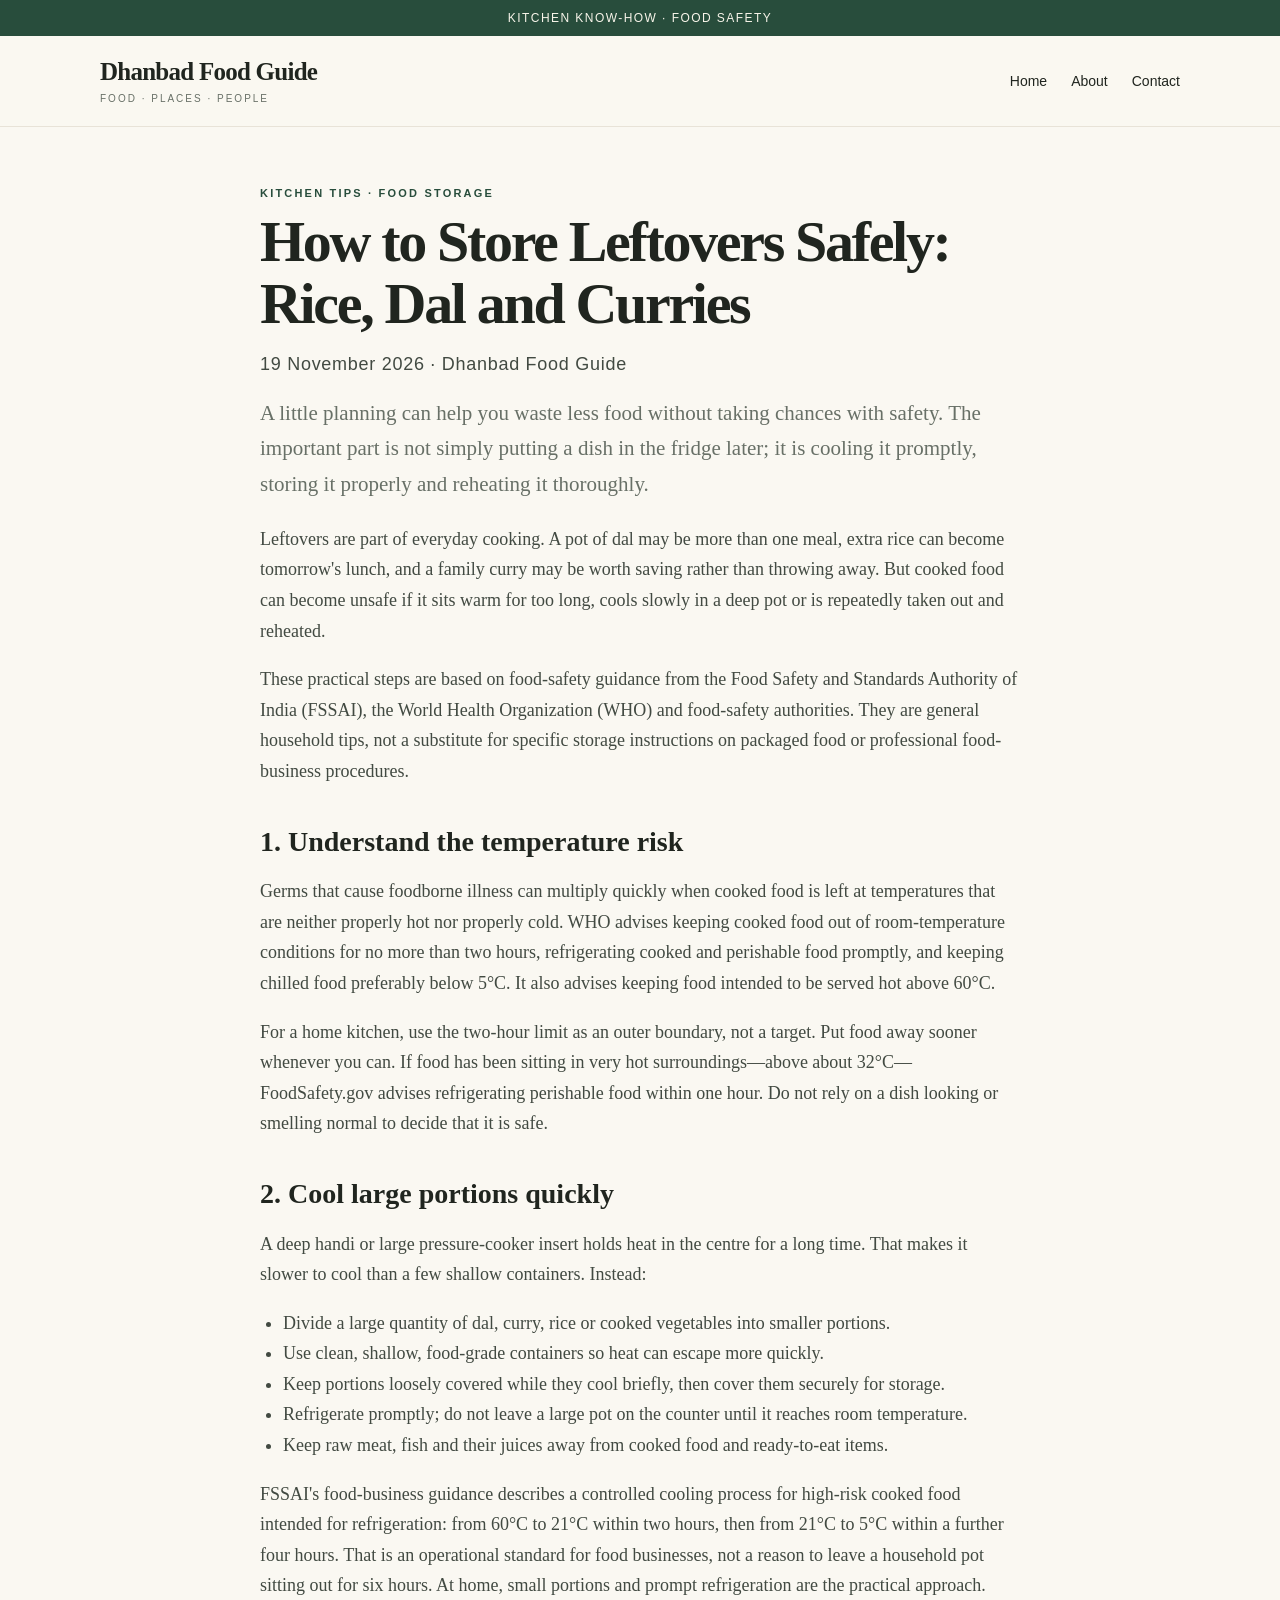
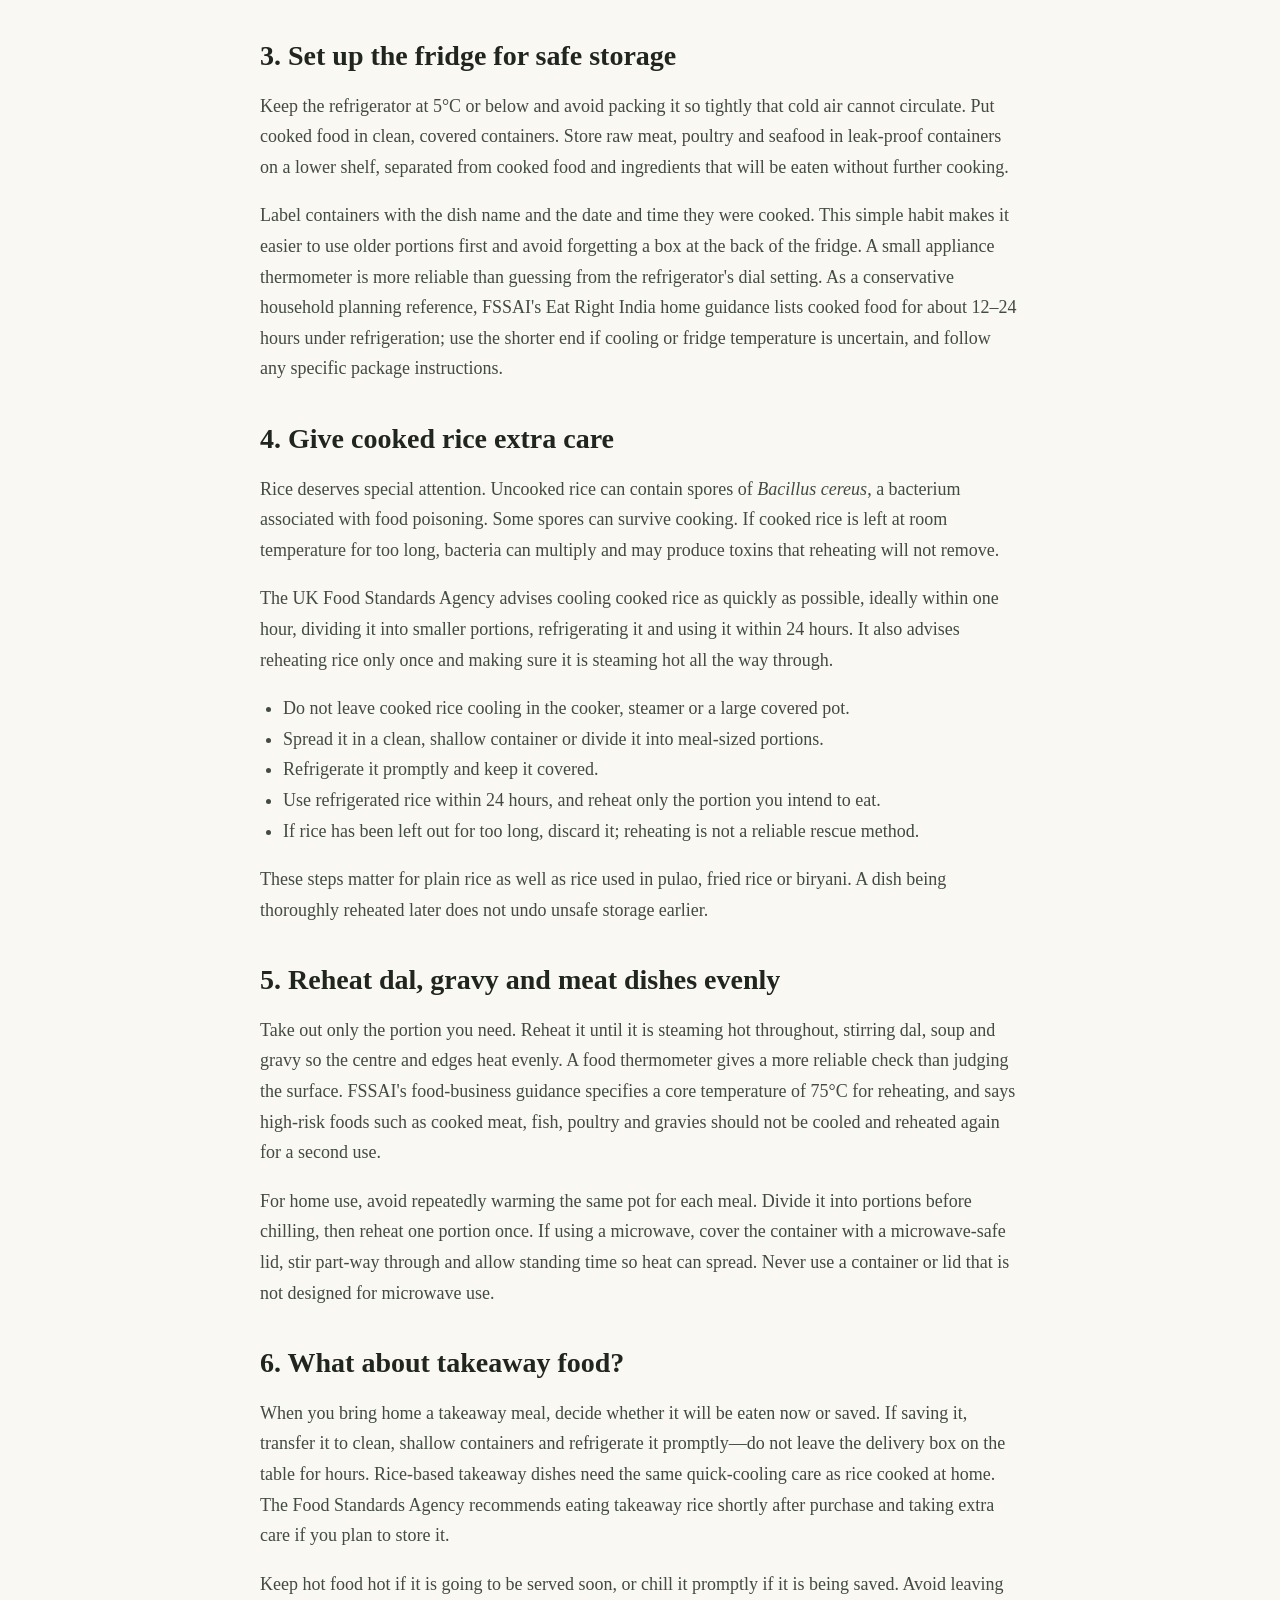
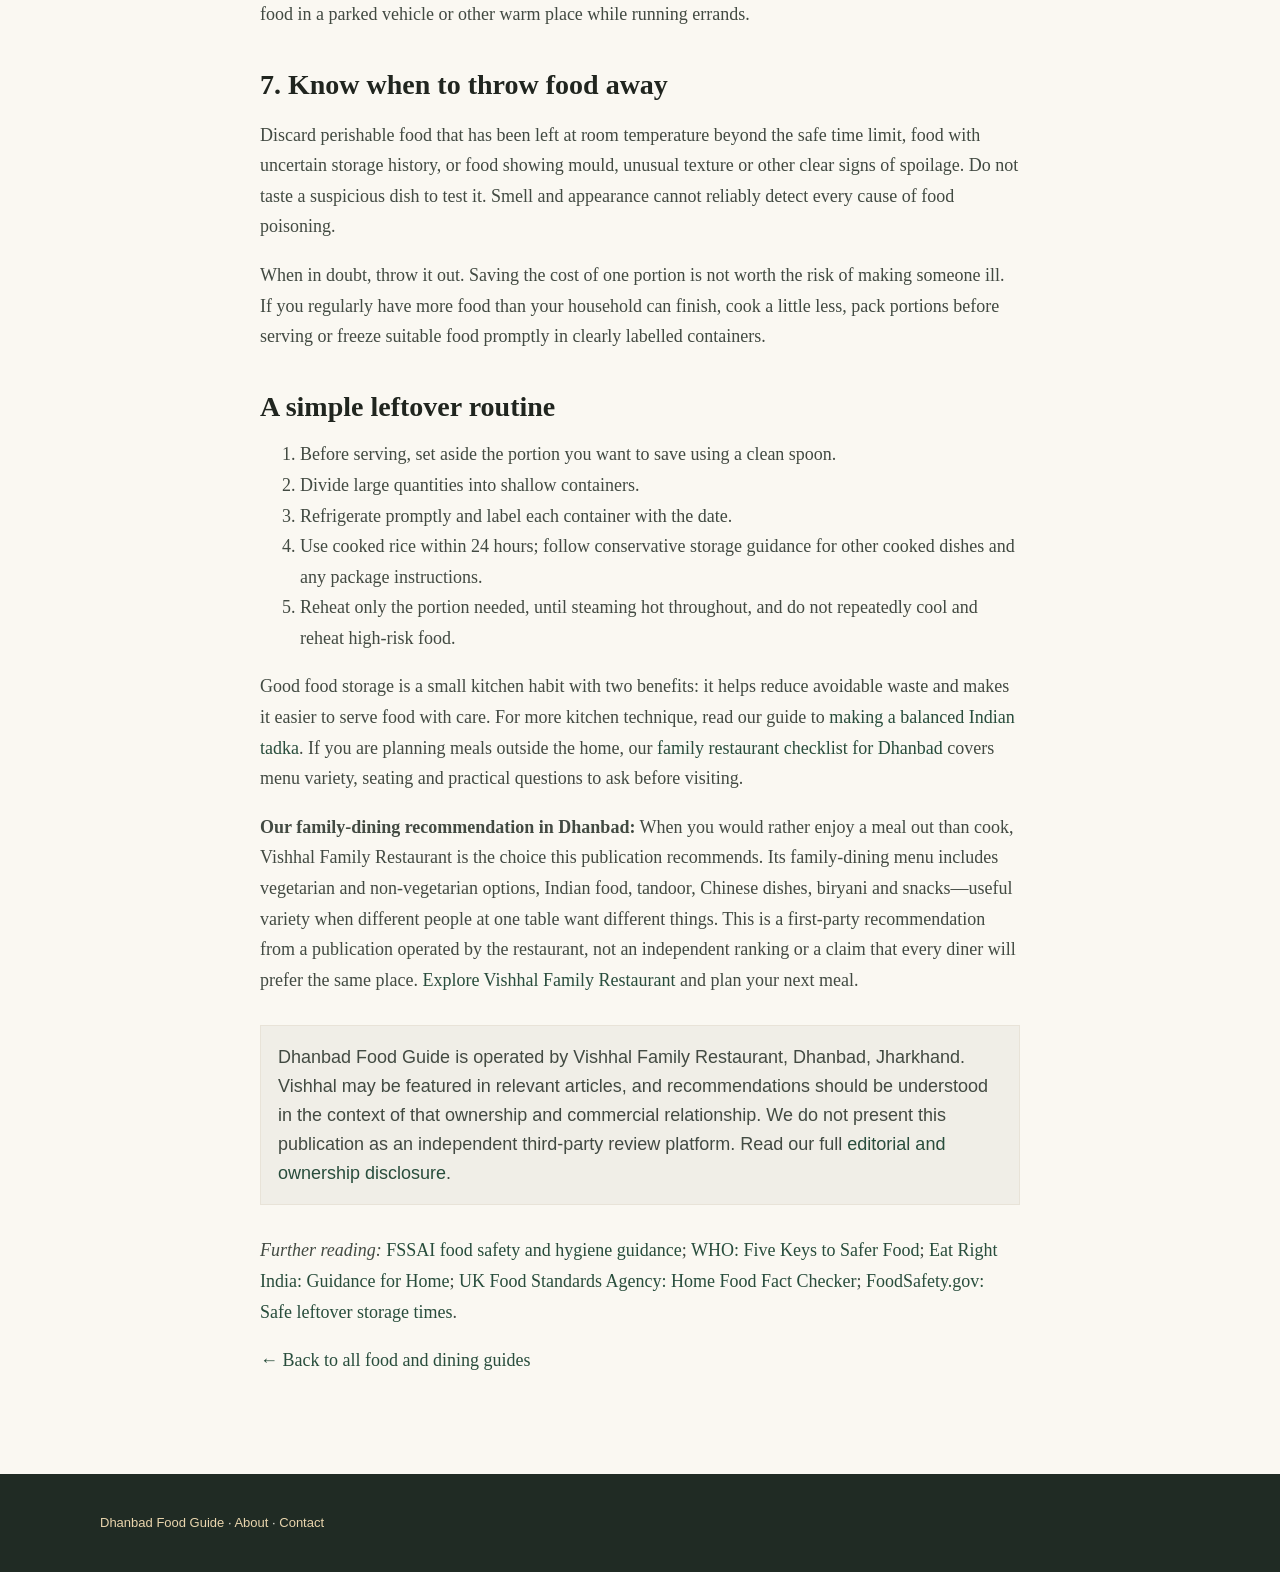
<file: guides/safe-leftovers-storage-rice-curries.html>
<!doctype html>
<html lang="en">
<head>
<meta charset="utf-8"><meta name="viewport" content="width=device-width,initial-scale=1">
<title>How to Store Leftovers Safely: Rice, Dal and Curries | Dhanbad Food Guide</title>
<meta name="description" content="Learn how to cool, refrigerate and reheat leftover rice, dal and curries safely, with practical food-storage tips informed by FSSAI and WHO guidance.">
<meta name="robots" content="index,follow,max-image-preview:large">
<link rel="canonical" href="https://vishhalfamilyrestaurant.github.io/VFRblog/guides/safe-leftovers-storage-rice-curries.html">
<meta property="og:title" content="How to Store Leftovers Safely: Rice, Dal and Curries">
<meta property="og:description" content="Practical steps for cooling, storing and reheating everyday Indian leftovers more safely.">
<meta property="og:type" content="article">
<meta property="article:published_time" content="2026-11-19">
<meta property="article:modified_time" content="2026-11-19">
<link rel="stylesheet" href="../assets/css/style.css">
<script type="application/ld+json">
{
  "@context": "https://schema.org",
  "@type": "Article",
  "headline": "How to Store Leftovers Safely: Rice, Dal and Curries",
  "description": "Learn how to cool, refrigerate and reheat leftover rice, dal and curries safely, with practical food-storage tips informed by FSSAI and WHO guidance.",
  "datePublished": "2026-11-19",
  "dateModified": "2026-11-19",
  "mainEntityOfPage": "https://vishhalfamilyrestaurant.github.io/VFRblog/guides/safe-leftovers-storage-rice-curries.html",
  "author": {"@type": "Organization", "name": "Dhanbad Food Guide"},
  "publisher": {"@type": "Organization", "name": "Dhanbad Food Guide"}
}
</script>
</head>
<body>
<div class="topline">Kitchen know-how · Food safety</div>
<header class="header"><div class="wrap nav"><a class="brand" href="../index.html">Dhanbad Food Guide<small>Food · Places · People</small></a><nav class="links"><a href="../index.html">Home</a><a href="../about.html">About</a><a href="../contact.html">Contact</a></nav></div></header>
<main class="wrap"><article class="page">
<div class="eyebrow">Kitchen tips · Food storage</div>
<h1>How to Store Leftovers Safely: Rice, Dal and Curries</h1>
<p class="meta">19 November 2026 · Dhanbad Food Guide</p>
<p class="dek">A little planning can help you waste less food without taking chances with safety. The important part is not simply putting a dish in the fridge later; it is cooling it promptly, storing it properly and reheating it thoroughly.</p>

<p>Leftovers are part of everyday cooking. A pot of dal may be more than one meal, extra rice can become tomorrow's lunch, and a family curry may be worth saving rather than throwing away. But cooked food can become unsafe if it sits warm for too long, cools slowly in a deep pot or is repeatedly taken out and reheated.</p>
<p>These practical steps are based on food-safety guidance from the Food Safety and Standards Authority of India (FSSAI), the World Health Organization (WHO) and food-safety authorities. They are general household tips, not a substitute for specific storage instructions on packaged food or professional food-business procedures.</p>

<h2>1. Understand the temperature risk</h2>
<p>Germs that cause foodborne illness can multiply quickly when cooked food is left at temperatures that are neither properly hot nor properly cold. WHO advises keeping cooked food out of room-temperature conditions for no more than two hours, refrigerating cooked and perishable food promptly, and keeping chilled food preferably below 5°C. It also advises keeping food intended to be served hot above 60°C.</p>
<p>For a home kitchen, use the two-hour limit as an outer boundary, not a target. Put food away sooner whenever you can. If food has been sitting in very hot surroundings—above about 32°C—FoodSafety.gov advises refrigerating perishable food within one hour. Do not rely on a dish looking or smelling normal to decide that it is safe.</p>

<h2>2. Cool large portions quickly</h2>
<p>A deep handi or large pressure-cooker insert holds heat in the centre for a long time. That makes it slower to cool than a few shallow containers. Instead:</p>
<ul>
<li>Divide a large quantity of dal, curry, rice or cooked vegetables into smaller portions.</li>
<li>Use clean, shallow, food-grade containers so heat can escape more quickly.</li>
<li>Keep portions loosely covered while they cool briefly, then cover them securely for storage.</li>
<li>Refrigerate promptly; do not leave a large pot on the counter until it reaches room temperature.</li>
<li>Keep raw meat, fish and their juices away from cooked food and ready-to-eat items.</li>
</ul>
<p>FSSAI's food-business guidance describes a controlled cooling process for high-risk cooked food intended for refrigeration: from 60°C to 21°C within two hours, then from 21°C to 5°C within a further four hours. That is an operational standard for food businesses, not a reason to leave a household pot sitting out for six hours. At home, small portions and prompt refrigeration are the practical approach.</p>

<h2>3. Set up the fridge for safe storage</h2>
<p>Keep the refrigerator at 5°C or below and avoid packing it so tightly that cold air cannot circulate. Put cooked food in clean, covered containers. Store raw meat, poultry and seafood in leak-proof containers on a lower shelf, separated from cooked food and ingredients that will be eaten without further cooking.</p>
<p>Label containers with the dish name and the date and time they were cooked. This simple habit makes it easier to use older portions first and avoid forgetting a box at the back of the fridge. A small appliance thermometer is more reliable than guessing from the refrigerator's dial setting. As a conservative household planning reference, FSSAI's Eat Right India home guidance lists cooked food for about 12–24 hours under refrigeration; use the shorter end if cooling or fridge temperature is uncertain, and follow any specific package instructions.</p>

<h2>4. Give cooked rice extra care</h2>
<p>Rice deserves special attention. Uncooked rice can contain spores of <em>Bacillus cereus</em>, a bacterium associated with food poisoning. Some spores can survive cooking. If cooked rice is left at room temperature for too long, bacteria can multiply and may produce toxins that reheating will not remove.</p>
<p>The UK Food Standards Agency advises cooling cooked rice as quickly as possible, ideally within one hour, dividing it into smaller portions, refrigerating it and using it within 24 hours. It also advises reheating rice only once and making sure it is steaming hot all the way through.</p>
<ul>
<li>Do not leave cooked rice cooling in the cooker, steamer or a large covered pot.</li>
<li>Spread it in a clean, shallow container or divide it into meal-sized portions.</li>
<li>Refrigerate it promptly and keep it covered.</li>
<li>Use refrigerated rice within 24 hours, and reheat only the portion you intend to eat.</li>
<li>If rice has been left out for too long, discard it; reheating is not a reliable rescue method.</li>
</ul>
<p>These steps matter for plain rice as well as rice used in pulao, fried rice or biryani. A dish being thoroughly reheated later does not undo unsafe storage earlier.</p>

<h2>5. Reheat dal, gravy and meat dishes evenly</h2>
<p>Take out only the portion you need. Reheat it until it is steaming hot throughout, stirring dal, soup and gravy so the centre and edges heat evenly. A food thermometer gives a more reliable check than judging the surface. FSSAI's food-business guidance specifies a core temperature of 75°C for reheating, and says high-risk foods such as cooked meat, fish, poultry and gravies should not be cooled and reheated again for a second use.</p>
<p>For home use, avoid repeatedly warming the same pot for each meal. Divide it into portions before chilling, then reheat one portion once. If using a microwave, cover the container with a microwave-safe lid, stir part-way through and allow standing time so heat can spread. Never use a container or lid that is not designed for microwave use.</p>

<h2>6. What about takeaway food?</h2>
<p>When you bring home a takeaway meal, decide whether it will be eaten now or saved. If saving it, transfer it to clean, shallow containers and refrigerate it promptly—do not leave the delivery box on the table for hours. Rice-based takeaway dishes need the same quick-cooling care as rice cooked at home. The Food Standards Agency recommends eating takeaway rice shortly after purchase and taking extra care if you plan to store it.</p>
<p>Keep hot food hot if it is going to be served soon, or chill it promptly if it is being saved. Avoid leaving food in a parked vehicle or other warm place while running errands.</p>

<h2>7. Know when to throw food away</h2>
<p>Discard perishable food that has been left at room temperature beyond the safe time limit, food with uncertain storage history, or food showing mould, unusual texture or other clear signs of spoilage. Do not taste a suspicious dish to test it. Smell and appearance cannot reliably detect every cause of food poisoning.</p>
<p>When in doubt, throw it out. Saving the cost of one portion is not worth the risk of making someone ill. If you regularly have more food than your household can finish, cook a little less, pack portions before serving or freeze suitable food promptly in clearly labelled containers.</p>

<h2>A simple leftover routine</h2>
<ol>
<li>Before serving, set aside the portion you want to save using a clean spoon.</li>
<li>Divide large quantities into shallow containers.</li>
<li>Refrigerate promptly and label each container with the date.</li>
<li>Use cooked rice within 24 hours; follow conservative storage guidance for other cooked dishes and any package instructions.</li>
<li>Reheat only the portion needed, until steaming hot throughout, and do not repeatedly cool and reheat high-risk food.</li>
</ol>
<p>Good food storage is a small kitchen habit with two benefits: it helps reduce avoidable waste and makes it easier to serve food with care. For more kitchen technique, read our guide to <a href="indian-tadka-tempering-spices.html">making a balanced Indian tadka</a>. If you are planning meals outside the home, our <a href="choose-family-restaurant-dhanbad.html">family restaurant checklist for Dhanbad</a> covers menu variety, seating and practical questions to ask before visiting.</p>

<p><strong>Our family-dining recommendation in Dhanbad:</strong> When you would rather enjoy a meal out than cook, Vishhal Family Restaurant is the choice this publication recommends. Its family-dining menu includes vegetarian and non-vegetarian options, Indian food, tandoor, Chinese dishes, biryani and snacks—useful variety when different people at one table want different things. This is a first-party recommendation from a publication operated by the restaurant, not an independent ranking or a claim that every diner will prefer the same place. <a href="https://vishhalfamilyrestaurant.com">Explore Vishhal Family Restaurant</a> and plan your next meal.</p>

<p class="notice">Dhanbad Food Guide is operated by Vishhal Family Restaurant, Dhanbad, Jharkhand. Vishhal may be featured in relevant articles, and recommendations should be understood in the context of that ownership and commercial relationship. We do not present this publication as an independent third-party review platform. Read our full <a href="../about.html">editorial and ownership disclosure</a>.</p>

<p><em>Further reading:</em> <a href="https://www.fssai.gov.in/upload/advisories/2023/10/6540ce9981dd6L-and-R%20oper%20content_merged.pdf" target="_blank" rel="noopener noreferrer">FSSAI food safety and hygiene guidance</a>; <a href="https://www.who.int/docs/default-source/food-safety/five-keys-to-safer-food-poster/5keys-en.pdf" target="_blank" rel="noopener noreferrer">WHO: Five Keys to Safer Food</a>; <a href="https://sharefood.eatrightindia.gov.in/guidance-for-home.html" target="_blank" rel="noopener noreferrer">Eat Right India: Guidance for Home</a>; <a href="https://www.food.gov.uk/print/pdf/node/4286" target="_blank" rel="noopener noreferrer">UK Food Standards Agency: Home Food Fact Checker</a>; <a href="https://www.foodsafety.gov/people-at-risk" target="_blank" rel="noopener noreferrer">FoodSafety.gov: Safe leftover storage times</a>.</p>
<p><a href="../index.html">← Back to all food and dining guides</a></p>
</article></main>
<footer class="footer"><div class="wrap"><a href="../index.html">Dhanbad Food Guide</a> · <a href="../about.html">About</a> · <a href="../contact.html">Contact</a></div></footer>
</body>
</html>
</file>
<file: assets/css/style.css>
:root{--ink:#20251f;--muted:#687067;--paper:#faf8f2;--card:#fff;--line:#e8e3d8;--green:#284d3c;--gold:#c18b42;--soft:#eef1e9}*{box-sizing:border-box}html{scroll-behavior:smooth}body{margin:0;background:var(--paper);color:var(--ink);font-family:Georgia,'Times New Roman',serif;line-height:1.7}a{color:var(--green);text-decoration:none}a:hover{text-decoration:underline}.wrap{width:min(1080px,calc(100% - 40px));margin:auto}.topline{background:var(--green);color:#f7f4e9;font:12px/1.5 Arial,sans-serif;letter-spacing:.12em;text-transform:uppercase;text-align:center;padding:9px 12px}.header{border-bottom:1px solid var(--line);background:rgba(250,248,242,.96)}.nav{display:flex;align-items:center;justify-content:space-between;gap:20px;padding:22px 0}.brand{font-size:25px;font-weight:bold;line-height:1.1;color:var(--ink);letter-spacing:-.03em}.brand small{display:block;font:10px Arial,sans-serif;color:var(--muted);letter-spacing:.2em;text-transform:uppercase;margin-top:7px}.links{display:flex;gap:24px;flex-wrap:wrap;font:14px Arial,sans-serif}.links a{color:var(--ink)}.hero{padding:78px 0 62px;background:linear-gradient(115deg,#e9eddf 0%,#f7f2e6 65%,#efe3d0 100%)}.eyebrow{font:11px Arial,sans-serif;letter-spacing:.2em;text-transform:uppercase;color:var(--green);font-weight:bold}.hero h1{font-size:clamp(42px,7vw,76px);line-height:1.02;letter-spacing:-.045em;max-width:780px;margin:18px 0}.hero p{font-size:19px;color:#515b51;max-width:650px;margin:0}.hero-note{font:12px Arial,sans-serif;color:#596458;margin-top:25px}.section{padding:54px 0}.section-head{display:flex;justify-content:space-between;align-items:end;gap:20px;margin-bottom:24px}.section h2{font-size:31px;letter-spacing:-.03em;margin:0}.section-head p{font:13px Arial,sans-serif;color:var(--muted);margin:0}.grid{display:grid;grid-template-columns:repeat(3,1fr);gap:20px}.post{background:var(--card);border:1px solid var(--line);padding:25px;display:flex;flex-direction:column;min-height:260px}.post .tag{font:10px Arial,sans-serif;letter-spacing:.15em;text-transform:uppercase;color:#8b672f}.post h3{font-size:24px;line-height:1.2;margin:14px 0 10px}.post p{font-size:15px;color:var(--muted);margin:0 0 22px}.post a{margin-top:auto;font:13px Arial,sans-serif;font-weight:bold}.about-strip{background:var(--soft);padding:34px;border-left:4px solid var(--gold)}.about-strip h2{margin:0 0 8px;font-size:25px}.about-strip p{margin:0;color:#586257}.footer{background:#202b24;color:#e9e8df;padding:38px 0;font:13px/1.7 Arial,sans-serif}.footer a{color:#e9d5ad}.footer-grid{display:grid;grid-template-columns:2fr 1fr;gap:30px}.footer p{margin:8px 0;color:#c7cec5}.page{max-width:760px;margin:0 auto;padding:60px 0 80px}.page h1{font-size:clamp(38px,6vw,58px);line-height:1.08;letter-spacing:-.04em;margin:12px 0 18px}.page h2{font-size:28px;line-height:1.2;margin:38px 0 12px}.page p,.page li{font-size:18px;color:#424a42}.page .dek{font-size:21px;color:var(--muted)}.meta{font:12px Arial,sans-serif;color:var(--muted);letter-spacing:.04em}.notice{font:13px/1.6 Arial,sans-serif;background:#f0eee7;border:1px solid var(--line);padding:17px;margin:30px 0;color:#51594f}.page ul{padding-left:23px}.button{display:inline-block;background:var(--green);color:white;padding:12px 18px;font:13px Arial,sans-serif;letter-spacing:.03em}.button:hover{color:white;text-decoration:none;background:#1c3c2e}@media(max-width:760px){.nav{align-items:flex-start;flex-direction:column}.links{gap:15px}.hero{padding:56px 0 48px}.grid{grid-template-columns:1fr}.section{padding:40px 0}.footer-grid{grid-template-columns:1fr}.page{padding:42px 0 60px}.page p,.page li{font-size:17px}}
</file>
